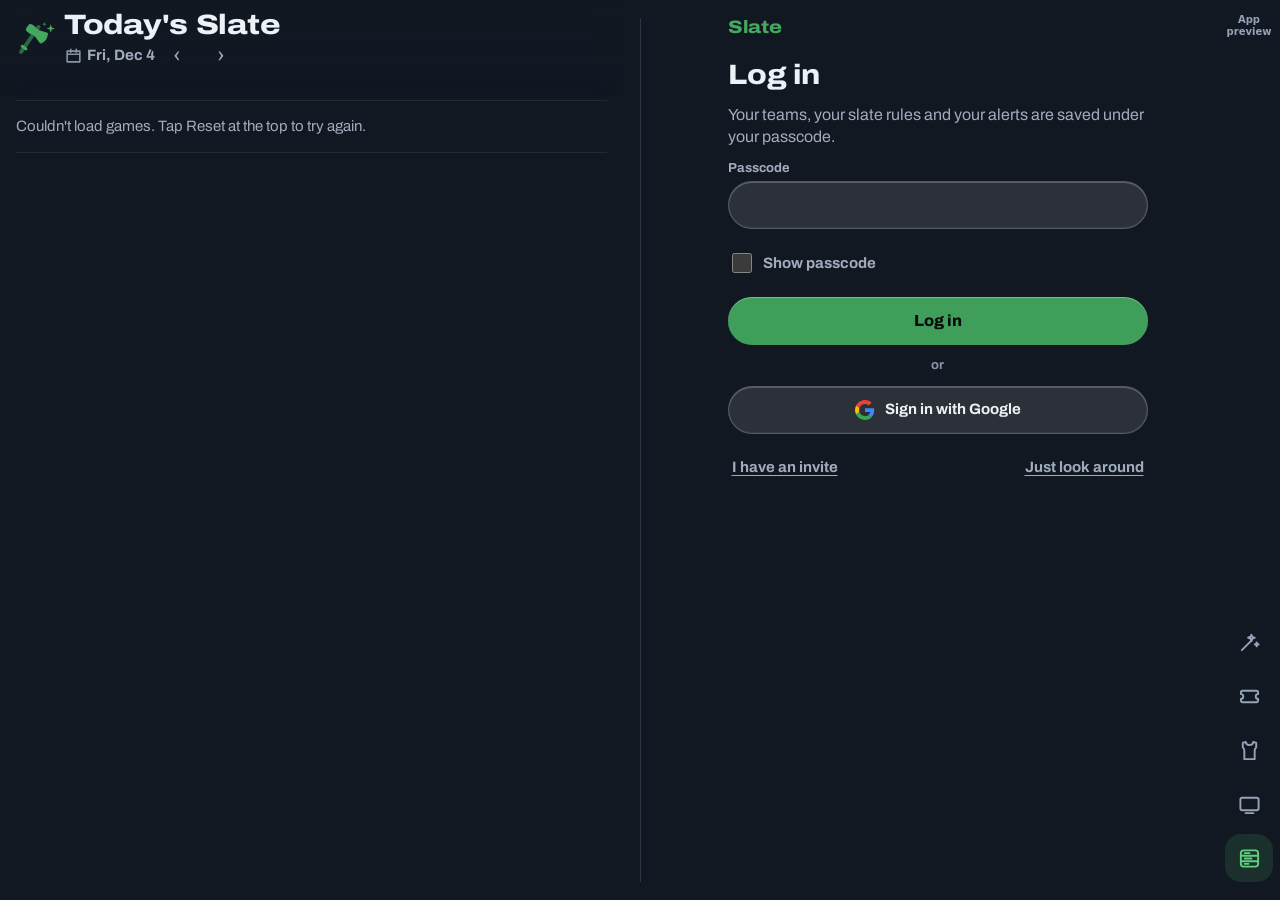
<file: app-preview.html>
<!DOCTYPE html>
<html lang="en">
<head>
<meta charset="utf-8">
<meta name="viewport" content="width=device-width, initial-scale=1, maximum-scale=1, user-scalable=no, viewport-fit=cover">
<meta name="theme-color" content="#121821">
<title>Slate app preview</title>
<style>
  /* A stand-in for the iPhone app on iPhone Duo: the real Slate page on the left, and the control strip
     the app puts in Apple's right-side bar. The buttons call the page the same way the app's buttons do. */
  :root { color-scheme: dark; --bg: #121821; --ink: #EAF0F7; --muted: #94A3B8; --sel: #5FD07C; }
  html, body { margin: 0; height: 100%; background: var(--bg); overflow: hidden; }
  .wrap { position: relative; height: 100dvh; }
  iframe { position: absolute; inset: 0; width: 100%; border: 0; height: 100%; background: var(--bg); }
  /* the strip floats over the page, which runs underneath it (the page keeps its content clear of the buttons) */
  .strip { position: absolute; top: 0; right: 0; bottom: 0; width: 62px; display: flex; flex-direction: column; justify-content: flex-end; align-items: center; gap: 6px;
    padding: max(10px, env(safe-area-inset-top)) max(6px, env(safe-area-inset-right)) max(18px, env(safe-area-inset-bottom)) 6px;
    background: transparent; box-sizing: border-box; }
  .strip button { width: 48px; height: 48px; border-radius: 16px; border: 0; background: transparent; color: var(--muted); display: grid; place-items: center; cursor: pointer; }
  .strip button[aria-current="page"] { color: var(--sel); background: rgba(95,208,124,.12); }
  .strip svg { width: 23px; height: 23px; }
  .tag { font: 600 10px/1.2 system-ui, -apple-system, sans-serif; color: var(--muted); text-align: center; margin-bottom: auto; padding-top: 4px; }
</style>
</head>
<body>
<div class="wrap">
  <iframe id="app" title="Slate" src="./?native=strip"></iframe>
  <nav class="strip" aria-label="App controls">
    <div class="tag">App<br>preview</div>
    <button type="button" data-go="lineup" aria-label="Slate"><svg viewBox="0 0 24 24" fill="none" stroke="currentColor" stroke-width="2" stroke-linecap="round" stroke-linejoin="round"><path d="M4 20 15 9M14 4l1 2.5L17.5 7 15 8l-1 2.5L13 8l-2.5-1L13 6zM19.5 12l.6 1.4 1.4.6-1.4.6-.6 1.4-.6-1.4-1.4-.6 1.4-.6z"/></svg></button>
    <button type="button" data-go="moments" aria-label="Box Office"><svg viewBox="0 0 24 24" fill="none" stroke="currentColor" stroke-width="2" stroke-linejoin="round"><path d="M3 8a2 2 0 0 1 2-2h14a2 2 0 0 1 2 2v1.5a2.5 2.5 0 0 0 0 5V16a2 2 0 0 1-2 2H5a2 2 0 0 1-2-2v-1.5a2.5 2.5 0 0 0 0-5z"/></svg></button>
    <button type="button" data-go="teams" aria-label="Teams"><svg viewBox="0 0 24 24" fill="none" stroke="currentColor" stroke-width="2" stroke-linejoin="round"><path d="M8 3c.3 2 1.9 3.4 4 3.4S15.7 5 16 3l3 1.1v4.6c-1 .9-1.6 2.2-1.6 3.6V21H6.6v-8.7C6.6 10.9 6 9.6 5 8.7V4.1z"/></svg></button>
    <button type="button" data-go="tv" aria-label="On TV"><svg viewBox="0 0 24 24" fill="none" stroke="currentColor" stroke-width="2" stroke-linejoin="round"><rect x="2.5" y="5" width="19" height="13" rx="2"/><path d="M8 21h8" stroke-linecap="round"/></svg></button>
    <button type="button" data-go="games" aria-label="All games"><svg viewBox="0 0 24 24" fill="none" stroke="currentColor" stroke-width="2" stroke-linecap="round" stroke-linejoin="round"><rect x="3" y="3.5" width="18" height="17" rx="3"/><path d="M3 9.2h18M3 14.8h18M7 6.4h5M7 12h7M7 17.6h4"/></svg></button>
  </nav>
</div>
<script>
  var frame = document.getElementById("app");
  // tell the page how wide the strip is, as the app does
  frame.addEventListener("load", function () { var n = 0, t = setInterval(function () { try { if (frame.contentWindow.SlateApp) { frame.contentWindow.SlateApp.setInset(62); clearInterval(t); } } catch (e) {} if (++n > 40) clearInterval(t); }, 250); });
  // carry a #pass= link through to the page inside
  if (location.hash) frame.src = "./?native=strip" + location.hash;
  document.querySelectorAll("[data-go]").forEach(function (b) {
    b.addEventListener("click", function () {
      light(b.getAttribute("data-go"));  // light it right away; the page's own report follows
      try { frame.contentWindow.SlateApp.go(b.getAttribute("data-go")); } catch (e) {}
    });
  });
  function light(v) { document.querySelectorAll("[data-go]").forEach(function (b) { if (b.getAttribute("data-go") === v) b.setAttribute("aria-current", "page"); else b.removeAttribute("aria-current"); }); }
  // the page reports where it is, like it does to the app: light up the matching button
  window.addEventListener("message", function (e) {
    if (e.origin !== location.origin || !e.data || !e.data.slate) return;
    var m = e.data.slate; if (m.t !== "state") return;
    var v = m.view === "team" ? "teams" : m.view;
    if (m.duo && m.view === "lineup") v = "lineup";
    light(v);
    document.documentElement.style.background = m.look === "light" ? "#F2F4F7" : m.look === "black" ? "#000" : "#121821";
  });
</script>
</body>
</html>
</file>
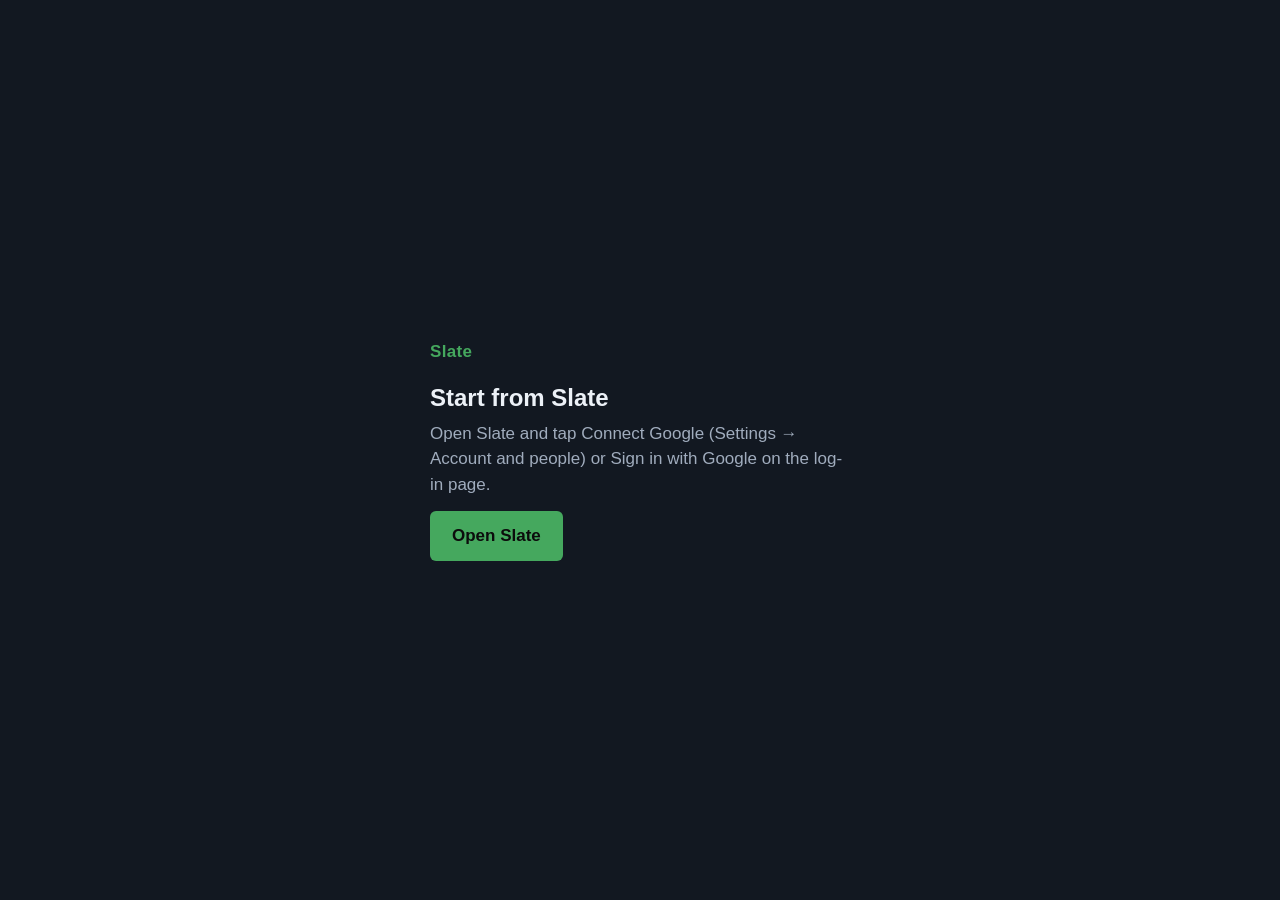
<file: google.html>
<!doctype html>
<html lang="en">
<head>
<meta charset="utf-8">
<meta name="viewport" content="width=device-width,initial-scale=1">
<meta name="referrer" content="no-referrer">
<title>Slate · Google</title>
<!-- Sign in with Google (3.95.0, worker/google.js). Slate opens this page in Safari (or a new tab) with a one-time
     ticket in the link: Google sign-in can't run inside the iPhone app. After Google, the server ties the Google
     account to the profile (Connect) or gives the phone that asked a key for its profile (Sign in); the app is
     checking every few seconds and picks it up by itself. -->
<style>
body { margin: 0; background: #121821; color: #ECF1F7; font: 17px/1.5 -apple-system, Helvetica, Arial, sans-serif; display: grid; place-items: center; min-height: 100vh; }
main { max-width: 420px; padding: 24px 16px; }
.mark { font-weight: 800; letter-spacing: .02em; color: #45A85E; margin-bottom: 18px; }
h1 { font-size: 24px; line-height: 1.25; margin: 0 0 8px; }
p { color: #A0ACBD; margin: 0 0 14px; }
p.err { color: #FF6B6B; }
button { font: inherit; font-weight: 700; border-radius: 6px; padding: 12px 22px; min-height: 44px; cursor: pointer; }
.g { display: inline-flex; align-items: center; gap: 10px; background: #FFFFFF; color: #1F1F1F; border: 1px solid #DADCE0; }
.g svg { width: 20px; height: 20px; }
.back { background: #45A85E; color: #0C0C0C; border: 0; }
button[disabled] { opacity: .6; }
</style>
</head>
<body>
<main>
  <div class="mark">Slate</div>
  <h1 id="h">One moment…</h1>
  <p id="p"></p>
  <p class="err" id="err" hidden></p>
  <div id="act"></div>
</main>
<script>window.SLATE_SELF = {url: "https://xpkzcdaawaqiqgwkkwst.supabase.co", key: "sb_publishable_G7sLoJ7ihWxKivYsmkxRJw_CgomPngZ"};</script>
<script src="supabase.js"></script>
<script>
(function () {
  var C = window.SLATE_SELF;
  var sb = window.supabase.createClient(C.url, C.key, { auth: { flowType: "pkce", persistSession: true, autoRefreshToken: false, detectSessionInUrl: false, storageKey: "slate-google-auth" } });
  function $(id) { return document.getElementById(id); }
  function say(h, p) { $("h").textContent = h; $("p").textContent = p || ""; $("p").hidden = !p; }
  function oops(m) { $("err").textContent = m; $("err").hidden = false; }
  function clearAct() { $("act").textContent = ""; }
  function post(op, body) {
    return fetch("/api/google/" + op, { method: "POST", headers: { "content-type": "application/json" }, body: JSON.stringify(body) })
      .then(function (r) { return r.json().catch(function () { return { error: "Something went wrong. Try again." }; }); }, function () { return { error: "No connection. Check your signal and try again." }; });
  }
  var t = "";
  try {
    var m = /[#&]t=([0-9a-f]{36})/.exec(location.hash);
    if (m) { sessionStorage.setItem("slate-gt", m[1]); if (/[#&]app=1/.test(location.hash)) sessionStorage.setItem("slate-gapp", "1"); else sessionStorage.removeItem("slate-gapp"); history.replaceState(null, "", location.pathname + location.search); }
    t = sessionStorage.getItem("slate-gt") || "";
  } catch (e) {}
  var q = new URLSearchParams(location.search);
  function backBtn(label) {
    var b = document.createElement("button"); b.className = "back"; b.type = "button"; b.textContent = label || "Back to Slate";
    b.addEventListener("click", function () { try { window.close(); } catch (e) {} setTimeout(function () { location.href = "/"; }, 300); });
    $("act").appendChild(b);
  }
  function googleBtn() {
    var b = document.createElement("button"); b.className = "g"; b.type = "button";
    b.innerHTML = '<svg viewBox="0 0 48 48" aria-hidden="true"><path fill="#EA4335" d="M24 9.5c3.5 0 6.6 1.2 9.1 3.6l6.8-6.8C35.8 2.4 30.3 0 24 0 14.6 0 6.6 5.4 2.7 13.3l7.9 6.1C12.5 13.6 17.8 9.5 24 9.5z"/><path fill="#4285F4" d="M46.1 24.5c0-1.6-.1-3.1-.4-4.5H24v9h12.4c-.5 2.9-2.2 5.3-4.6 6.9l7.4 5.7c4.3-4 6.9-9.9 6.9-17.1z"/><path fill="#FBBC05" d="M10.6 28.6c-.5-1.4-.8-3-.8-4.6s.3-3.2.8-4.6l-7.9-6.1C1 16.6 0 20.2 0 24s1 7.4 2.7 10.7l7.9-6.1z"/><path fill="#34A853" d="M24 48c6.5 0 11.9-2.1 15.9-5.8l-7.4-5.7c-2.1 1.4-4.8 2.2-8.5 2.2-6.2 0-11.5-4.1-13.4-9.8l-7.9 6.1C6.6 42.6 14.6 48 24 48z"/></svg><span>Continue with Google</span>';
    b.addEventListener("click", function () {
      b.disabled = true;
      sb.auth.signInWithOAuth({ provider: "google", options: { redirectTo: location.origin + "/google.html", queryParams: { prompt: "select_account" } } })
        .then(function (r) { if (r.error) { b.disabled = false; oops("Google didn't open. Try again."); } });
    });
    $("act").appendChild(b);
  }
  if (!t) { say("Start from Slate", "Open Slate and tap Connect Google (Settings → Account and people) or Sign in with Google on the log-in page."); backBtn("Open Slate"); return; }

  if (q.get("error")) {
    say("Google sign-in stopped", "Nothing changed in Slate.");
    oops(q.get("error_description") || "Google didn't finish. Try again.");
    history.replaceState(null, "", location.pathname); googleBtn(); return;
  }
  if (q.get("code")) {
    say("Checking with Google…", "");
    var code = q.get("code"); history.replaceState(null, "", location.pathname);
    sb.auth.exchangeCodeForSession(code).then(function (r) {
      var tok = r && r.data && r.data.session && r.data.session.access_token;
      if (!tok) { say("Google sign-in didn't finish", "Nothing changed in Slate."); oops("Try again."); googleBtn(); return; }
      return post("finish", { t: t, token: tok }).then(function (j) {
        sb.auth.signOut({ scope: "local" }).catch(function () {});
        clearAct();
        var inApp = false; try { inApp = sessionStorage.getItem("slate-gapp") === "1"; } catch (e) {}
        if (j.ok && inApp) {  // the app's sign-in sheet (3.114.0): this closes it; the app finishes the rest by itself
          try { sessionStorage.removeItem("slate-gt"); sessionStorage.removeItem("slate-gapp"); } catch (e) {}
          say(j.kind === "link" ? "Google is connected" : "You're signed in, " + (j.name || ""), "Going back to Slate…");
          setTimeout(function () { location.href = "slate-auth://done"; }, 400);
          return;
        }
        var gs = ""; try { gs = sessionStorage.getItem("slate-gs") || ""; } catch (e) {}
        if (j.ok && gs) {  // started on this website, in this tab: finish here and go back to Slate
          return post("poll", { t: t, s: gs }).then(function (r) {
            try { sessionStorage.removeItem("slate-gs"); sessionStorage.removeItem("slate-gt"); } catch (e) {}
            if (r.ok && r.kind === "signin" && r.pass) {
              try { localStorage.setItem("slate-pass", r.pass); localStorage.setItem("slate-user", r.id); localStorage.setItem("slate-user-name", r.name || ""); localStorage.setItem("slate-admin", r.admin ? "1" : ""); localStorage.removeItem("slate-view-only"); } catch (e) {}
              say("You're signed in, " + (r.name || ""), "Opening Slate…");
            } else if (r.ok) { say("Google is connected", "Going back to Slate…"); try { sessionStorage.setItem("slate-google-done", r.email || "1"); } catch (e) {} }
            else { say("That didn't work", "Nothing changed in Slate."); oops(r.error || "Try again."); backBtn(); return; }
            setTimeout(function () { location.replace("/"); }, 900);
          });
        }
        if (j.ok && j.kind === "link") { say("Google is connected", "Your Slate profile (" + (j.name || "") + ") now opens with " + (j.email || "this Google account") + ". Your teams, rules, favorites and alerts are unchanged. Go back to Slate to see it."); try { sessionStorage.removeItem("slate-gt"); } catch (e) {} backBtn(); }
        else if (j.ok) { say("You're signed in, " + (j.name || ""), "Go back to Slate. It opens your profile in a few seconds."); try { sessionStorage.removeItem("slate-gt"); } catch (e) {} backBtn(); }
        else { say("That didn't work", "Nothing changed in Slate."); oops(j.error || "Try again."); }
      });
    });
    return;
  }
  post("peek", { t: t }).then(function (j) {
    if (j.error) { say("This link ran out", "Go back to Slate and start again."); oops(j.error); backBtn(); return; }
    if (j.kind === "link") say("Connect Google to " + j.name + "'s Slate profile", "Your teams, rules, favorites and alerts stay exactly as they are. Afterwards you can open Slate on any phone with Google instead of a passcode.");
    else say("Sign in to Slate with Google", "Use the Google account you connected in Slate. Only continue if you just tapped Sign in with Google in Slate yourself.");
    googleBtn();
    var app = false; try { app = sessionStorage.getItem("slate-gapp") === "1"; } catch (e) {}
    if (app && !q.get("error")) { var gb = document.querySelector("button.g"); if (gb) gb.click(); }  // opened by the app's own sheet: straight to Google
  });
})();
</script>
</body>
</html>
</file>
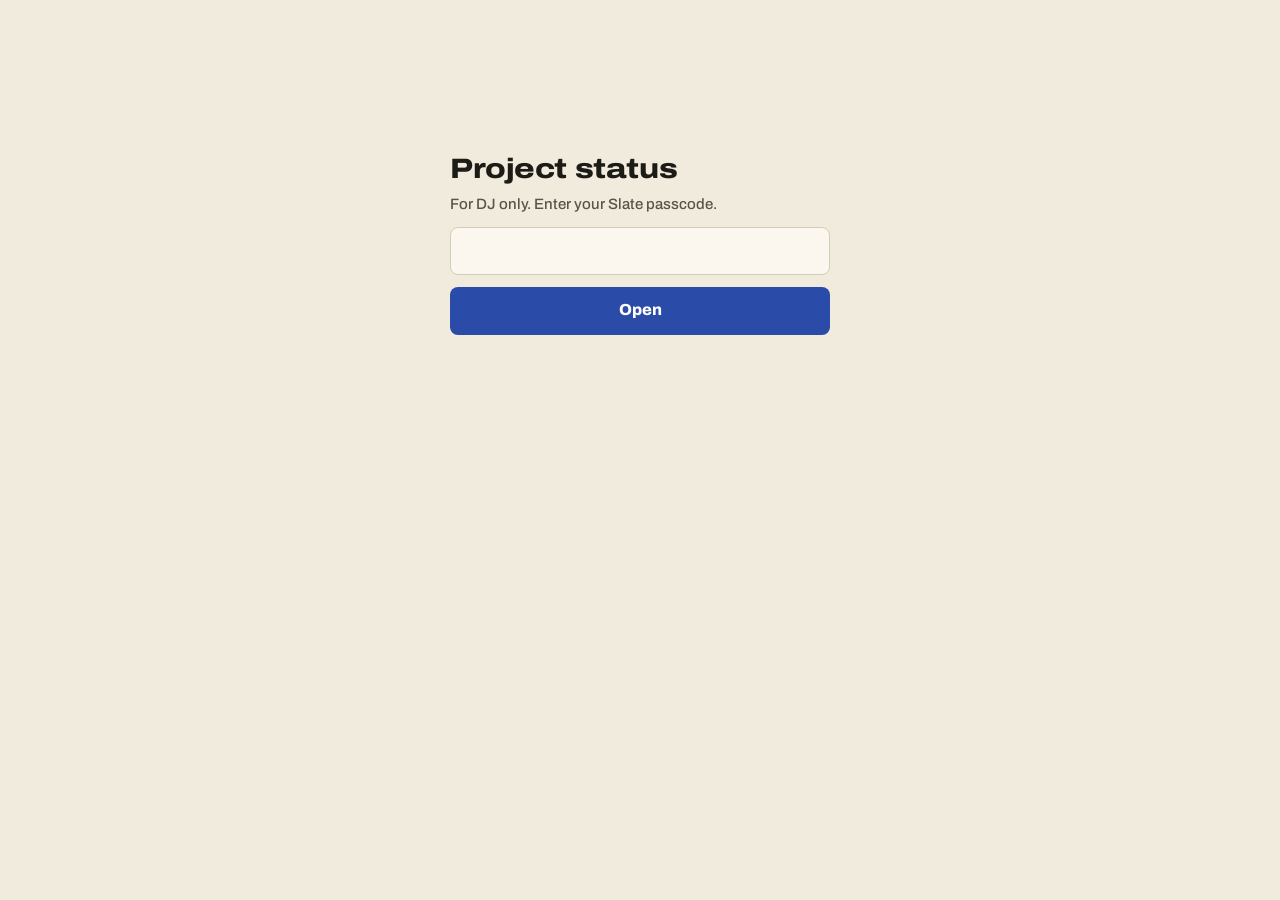
<file: status.html>
<!doctype html>
<html lang="en">
<head>
<meta charset="utf-8">
<meta name="viewport" content="width=device-width, initial-scale=1, viewport-fit=cover">
<meta name="robots" content="noindex, nofollow">
<meta name="theme-color" content="#121821">
<title>Project status</title>
<link rel="icon" href="icon.png">
<link rel="preconnect" href="https://fonts.googleapis.com">
<link rel="preconnect" href="https://fonts.gstatic.com" crossorigin>
<link rel="stylesheet" href="https://fonts.googleapis.com/css2?family=Archivo:wdth,wght@62..125,700;62..125,800&display=swap">
<script>
// Slate's theme and accent, when this browser has them from the app; otherwise the browser's light or dark
(function () { try {
  var A = { green: ["#45A85E", "#3E9E5A", "#24603A", "#0C0C0C"], teal: ["#3CCFBE", "#26B3A3", "#156A60", "#06201C"], sky: ["#5CB8F5", "#3AA2E8", "#1C5F8F", "#06192A"], coral: ["#FF8A70", "#F2704F", "#93402A", "#1E0C06"], gold: ["#E9B949", "#DCA72E", "#7A5A12", "#1A1203"], silver: ["#C9D3DF", "#B8C3D1", "#4F5B6B", "#11161D"], navy: ["#8FA8FF", "#2A4BA8", "#1F3A8A", "#FFFFFF"] };
  var st = null;
  Object.keys(localStorage).forEach(function (k) { if (/^slate-doc:.*\/settings$/.test(k)) { try { var d = JSON.parse(localStorage.getItem(k)); if (d && d.look) st = d; } catch (e) {} } });
  if (!st) return;
  var light = st.look === "paper", r = document.documentElement, a = A[st.accent];
  r.setAttribute("data-theme", light ? "light" : "dark");
  if (a) { r.style.setProperty("--accent", light ? a[2] : a[0]); r.style.setProperty("--accent-fill", a[1]); r.style.setProperty("--on-accent", a[3]); }
} catch (e) {} })();
</script>
<!-- DJ's live project dashboard (docs/pages/status.md). Its own page: it shares nothing with the app but the passcode on this phone. -->
<style>
/* Slate's own look (docs/DESIGN.md): navy night base or Sunday Paper, Archivo at different widths, small sharp corners,
   hairlines between rows, red = live, accent = yours. Sentence case everywhere. The theme and accent follow Slate's
   setting on this browser when there is one, else the browser's light or dark. */
:root {
  --bg: #121821; --card: #1A2230; --raise: #232D3C; --line: #2B3647; --hair: rgba(148,163,184,.13);
  --ink: #ECF1F7; --muted: #A0ACBD; --dim: #8794A8; --head: #CAD3DF;
  --accent: #45A85E; --accent-fill: #3E9E5A; --on-accent: #0C0C0C; --live: #FF5B4E; --shadow: rgba(0,0,0,.5);
  --font: "Archivo", -apple-system, BlinkMacSystemFont, "SF Pro Text", system-ui, "Helvetica Neue", Arial, sans-serif;
  color-scheme: dark;
}
@media (prefers-color-scheme: light) { :root:not([data-theme]) {
  --bg: #F1EBDD; --card: #FBF7EE; --raise: #EAE2D0; --line: #D6CCB6; --hair: rgba(60,50,30,.16);
  --ink: #1D1B16; --muted: #5A5447; --dim: #6A6456; --head: #3A362D;
  --accent: #1F3A8A; --accent-fill: #2A4BA8; --on-accent: #FFFFFF; --live: #D92D20; --shadow: rgba(40,30,10,.25); color-scheme: light; } }
:root[data-theme="light"] {
  --bg: #F1EBDD; --card: #FBF7EE; --raise: #EAE2D0; --line: #D6CCB6; --hair: rgba(60,50,30,.16);
  --ink: #1D1B16; --muted: #5A5447; --dim: #6A6456; --head: #3A362D;
  --accent: #1F3A8A; --accent-fill: #2A4BA8; --on-accent: #FFFFFF; --live: #D92D20; --shadow: rgba(40,30,10,.25); color-scheme: light; }

* { box-sizing: border-box; -webkit-tap-highlight-color: transparent; }
html, body { margin: 0; }
body { background: var(--bg); color: var(--ink); font-family: var(--font); font-weight: 700; font-size: 16px; line-height: 1.3;
  font-variant-numeric: tabular-nums; -webkit-text-size-adjust: 100%; }
img { max-width: 100%; }
[hidden] { display: none !important; }
button { font: inherit; color: inherit; background: none; border: 0; padding: 0; cursor: pointer; }
:focus-visible { outline: 2px solid var(--accent); outline-offset: 2px; }
.wrap { max-width: 1480px; margin: 0 auto; padding-top: calc(env(safe-area-inset-top, 0px) + 10px); padding-bottom: calc(env(safe-area-inset-bottom, 0px) + 40px);
  padding-left: max(16px, env(safe-area-inset-left, 0px)); padding-right: max(16px, env(safe-area-inset-right, 0px)); }

/* header: the Slate mark level with the page name, the day under it, then the hairline (060-header.css) */
.top { display: grid; grid-template-columns: auto minmax(0, 1fr) auto; column-gap: 12px; align-items: center; padding-bottom: 10px; border-bottom: 1px solid var(--hair); }
.top .brand { width: 42px; height: 42px; color: var(--accent); margin: 0 -4px 0 -2px; }
h1 { margin: 0; font-size: clamp(22px, 6.6vw, 28px); font-weight: 800; font-stretch: 118%; letter-spacing: -.015em; line-height: 1.05; overflow-wrap: anywhere; }
.asof { font-size: 15px; color: var(--muted); margin-top: 2px; }
.livepill { display: inline-flex; align-items: center; gap: 6px; height: 30px; padding: 0 12px; border-radius: 999px; background: var(--card); border: 1px solid var(--hair); font-size: 13px; font-weight: 800; color: var(--head); }
.dot { width: 7px; height: 7px; border-radius: 50%; background: var(--live); flex: none; }
.livepill.off .dot { background: var(--dim); animation: none; }
.pulse { animation: pulse 1.6s ease-in-out infinite; }
@keyframes pulse { 50% { opacity: .35; } }
@media (prefers-reduced-motion: reduce) { .pulse { animation: none !important; } .ghost { transition: none !important; } }

/* the six numbers */
.tiles { display: grid; grid-template-columns: repeat(2, minmax(0, 1fr)); gap: 8px; margin-top: 12px; }
@media (min-width: 560px) { .tiles { grid-template-columns: repeat(3, minmax(0, 1fr)); } }
@media (min-width: 1000px) { .tiles { grid-template-columns: repeat(6, minmax(0, 1fr)); } }
.tile { background: var(--card); border-radius: 8px; padding: 10px 12px; min-width: 0; }
.tile .k { font-size: 13px; color: var(--muted); }
.tile .v { font-size: 30px; font-weight: 800; font-stretch: 66%; line-height: 1.05; margin-top: 2px; }
.tile .v small { font-size: 18px; color: var(--muted); font-weight: 800; }
.tile .s { font-size: 13px; color: var(--dim); margin-top: 1px; overflow-wrap: anywhere; }
.tile.hot .v { color: var(--live); }
.tile.you .v { color: var(--accent); }

/* the grid: a full-width row on top, then columns. A card stays in the spot it was dropped in. */
.grid { margin-top: 12px; }
.zone { display: flex; flex-direction: column; gap: 12px; min-width: 0; }
.zone[data-zone="top"] { margin-bottom: 12px; }
.zcols { display: grid; gap: 12px; grid-template-columns: minmax(0, 1fr); align-items: start; }
.grid.c2 .zcols { grid-template-columns: repeat(2, minmax(0, 1fr)); }
.grid.c3 .zcols { grid-template-columns: repeat(3, minmax(0, 1fr)); }
.grid.c2 .zone[data-zone="top"], .grid.c3 .zone[data-zone="top"] { flex-direction: row; align-items: flex-start; }
.grid.c2 .zone[data-zone="top"] > section, .grid.c3 .zone[data-zone="top"] > section { flex: 1 1 0; }
.zone:empty { display: none; }
/* arranging (while a card is being dragged): every card shrinks to its title bar so the whole layout fits on screen,
   each column and the wide row is one big outlined drop area, and the accent slot is where the card will land */
.grid.dragon .zone { display: flex; min-height: 132px; outline: 2px dashed var(--line); outline-offset: 4px; border-radius: 8px; position: relative; }
.grid.dragon .zcols { align-items: stretch; }
.grid.dragon .zone[data-zone="top"] { min-height: 52px; margin-bottom: 20px; }
.grid.c1.dragon .zone[data-zone="top"] { display: none; }
.grid.dragon .zone.over { outline-color: var(--accent); background: color-mix(in srgb, var(--accent) 14%, transparent); }
.grid.dragon .zone:empty::before { content: "Drop here"; margin: auto; color: var(--dim); font-size: 13px; font-weight: 700; }
.grid.dragon .zone[data-zone="top"]:empty::before { content: "Wide row: drop here for a full-width card"; }
.grid.dragon .zone > section { padding-bottom: 0; flex: none; }
.grid.c2.dragon .zone[data-zone="top"] > section, .grid.c3.dragon .zone[data-zone="top"] > section { flex: 1 1 0; }
.grid.dragon .zone > section > :not(h2), .ghost > :not(h2) { display: none !important; }
.grid.dragon .cbtn, .ghost .cbtn { display: none; }
.zone > section.landed { animation: landed .9s ease-out; }
@keyframes landed { from { box-shadow: 0 0 0 2px var(--accent); } to { box-shadow: 0 0 0 2px transparent; } }
@media (prefers-reduced-motion: reduce) { .zone > section.landed { animation: none; } }

.zone > section, .ghost { background: var(--card); border-radius: 8px; padding: 0 12px 10px; min-width: 0; }
.zone > section.folded { padding-bottom: 0; }
.zone > section.folded > :not(h2) { display: none !important; }
.zone > section.ph { background: color-mix(in srgb, var(--accent) 14%, transparent); box-shadow: inset 0 0 0 2px var(--accent); }
.zone > section.ph > * { visibility: hidden; }
.ghost { position: fixed; z-index: 50; pointer-events: none; margin: 0; padding-bottom: 0; box-shadow: 0 14px 34px var(--shadow), 0 0 0 1px var(--hair); transform: scale(1.02) rotate(.4deg); opacity: .96; overflow: hidden; }
body.dragging { user-select: none; -webkit-user-select: none; cursor: grabbing; }
section > h2 { margin: 0; min-height: 48px; display: flex; align-items: center; gap: 6px; font-size: 16px; font-weight: 800; font-stretch: 112%; color: var(--ink); letter-spacing: .005em; }
section > h2 .ct { line-height: 1.15; padding: 6px 0; overflow-wrap: break-word; min-width: 0; }
section > h2 .n { font-size: 13px; font-weight: 700; font-stretch: 100%; color: var(--dim); white-space: nowrap; margin-left: 2px; }
section > h2 .sp { flex: 1; }
.grip { width: 40px; height: 48px; margin-left: -12px; display: grid; place-items: center; color: var(--dim); cursor: grab; touch-action: none; flex: none; }
.grip svg { width: 14px; height: 18px; }
.cbtn { width: 40px; height: 44px; display: grid; place-items: center; color: var(--dim); flex: none; }
.cbtn:last-of-type { margin-right: -10px; }
@media (hover: hover) and (pointer: fine) { section > h2 { cursor: grab; } section > h2 .cbtn { cursor: pointer; } }
section { position: relative; }
.mv { position: absolute; z-index: 20; right: 8px; top: 46px; background: var(--raise); border-radius: 8px; padding: 6px; box-shadow: 0 10px 28px var(--shadow), 0 0 0 1px var(--hair); display: grid; grid-template-columns: 1fr 1fr; gap: 6px; width: 232px; }
.mv button { min-height: 44px; border-radius: 4px; background: var(--card); color: var(--ink); font-size: 14px; font-weight: 700; padding: 0 8px; }
.mv button.wide { grid-column: 1 / -1; }
.mv button:disabled { opacity: .35; }
.zone > section.folded > .mv { display: grid !important; }
.cbtn svg { width: 15px; height: 15px; transition: transform .15s ease; }
.folded .cbtn.fold svg { transform: rotate(-90deg); }

/* rows and status tags (.bug) */
.row { display: flex; align-items: center; gap: 8px; padding: 10px 0; border-top: 1px solid var(--hair); min-width: 0; min-height: 44px; }
.row .main { flex: 1; min-width: 0; }
.row .ti { font-size: 16px; font-weight: 800; line-height: 1.25; overflow-wrap: anywhere; }
.row .sub { font-size: 13px; color: var(--dim); margin-top: 1px; overflow-wrap: anywhere; }
.meta { font-size: 13px; color: var(--dim); margin-top: 4px; display: flex; gap: 6px; align-items: center; flex-wrap: wrap; }
.row .meta { min-width: 0; }
.chip { display: inline-block; font-size: 12px; font-weight: 800; font-stretch: 88%; padding: 3px 7px 2px; border-radius: 4px; background: var(--raise); color: var(--ink); white-space: nowrap; flex: none; }
.chip.you { background: var(--accent-fill); color: var(--on-accent); }
.chip.live { background: var(--live); color: #fff; }
.chip.idea { background: color-mix(in srgb, var(--accent) 16%, var(--card)); color: var(--accent); }
.chip.out { background: transparent; color: var(--muted); box-shadow: inset 0 0 0 1px var(--line); }
.empty { font-size: 15px; color: var(--muted); padding: 10px 0; border-top: 1px solid var(--hair); }
.more { min-height: 44px; font-size: 15px; font-weight: 800; color: var(--accent); }

/* shipped today */
.chart { background: var(--raise); border-radius: 8px; padding: 10px 12px 6px; margin-bottom: 4px; }
.chart svg { display: block; width: 100%; height: 64px; }
.chart .axis { display: flex; justify-content: space-between; font-size: 11px; color: var(--dim); font-stretch: 78%; margin-top: 2px; }
.rel { border-top: 0; border-bottom: 1px solid var(--hair); }
.rel:last-of-type { border-bottom: 0; }
.rel .ver { font-size: 18px; font-weight: 800; font-stretch: 66%; width: 50px; flex: none; }
.rel .ti { white-space: normal; }
.rel .tm { font-size: 13px; color: var(--dim); font-stretch: 78%; width: 54px; flex: none; text-align: right; }

/* feedback */
.fbbar { padding: 0 0 10px; }
.seg { display: inline-grid; grid-auto-flow: column; grid-auto-columns: 1fr; gap: 4px; padding: 4px; border-radius: 8px; background: var(--raise); }
.seg button { height: 38px; padding: 0 14px; border-radius: 8px; font-size: 15px; font-weight: 700; color: var(--muted); }
.seg button[aria-pressed="true"] { background: var(--ink); color: var(--bg); }
#feedback { display: grid; grid-template-columns: repeat(auto-fill, minmax(min(100%, 300px), 1fr)); gap: 8px; }
.fb { display: flex; gap: 10px; background: var(--raise); border-radius: 8px; padding: 12px; min-width: 0; cursor: pointer; align-items: flex-start; }
.fb.fresh { box-shadow: inset 0 0 0 1.5px var(--accent); }
.fb .main { flex: 1; min-width: 0; }
.fb .q { font-size: 17px; font-weight: 800; line-height: 1.25; display: -webkit-box; -webkit-line-clamp: 3; -webkit-box-orient: vertical; overflow: hidden; overflow-wrap: anywhere; }
.fb.open .q { -webkit-line-clamp: unset; display: block; }
.fb .mo { display: none; font-size: 14px; font-weight: 800; color: var(--accent); padding: 4px 0 2px; }
.fb.long .mo { display: block; }

/* your list */
.yl-h { font-size: 13px; font-weight: 800; color: var(--muted); padding: 10px 0 4px; border-top: 1px solid var(--hair); display: flex; gap: 6px; align-items: baseline; }
.yl-h b { color: var(--dim); font-weight: 700; }
.yl { display: flex; gap: 8px; align-items: flex-start; padding: 6px 0; min-width: 0; }
.yl .main { flex: 1; min-width: 0; padding-top: 3px; }
.yl .ti { font-size: 16px; font-weight: 800; line-height: 1.25; overflow-wrap: anywhere; }
.yl .note { font-size: 13px; color: var(--dim); margin-top: 2px; overflow-wrap: anywhere; }
.yl .ck { width: 44px; height: 44px; margin: -6px -8px -6px -10px; flex: none; display: grid; place-items: center; }
.yl .ck i { width: 22px; height: 22px; border-radius: 4px; box-shadow: inset 0 0 0 2px var(--dim); display: grid; place-items: center; color: var(--on-accent); font-style: normal; font-size: 15px; font-weight: 800; line-height: 1; }
.yl.done .ck i { background: var(--accent-fill); box-shadow: none; }
.yl.done .ti { color: var(--dim); font-weight: 700; }
.yl .acts { display: flex; gap: 6px; flex-wrap: wrap; margin-top: 6px; }
.yl .acts button { min-height: 36px; padding: 0 10px; border-radius: 4px; background: var(--raise); color: var(--ink); font-size: 13px; font-weight: 800; }
.yl .acts button.on { background: var(--accent-fill); color: var(--on-accent); }
.yl .acts button.on.work { background: var(--live); color: #fff; }
.yl .why { display: flex; gap: 6px; margin-top: 6px; }
.yl .why input { flex: 1; min-width: 0; height: 40px; border-radius: 4px; border: 1px solid var(--line); background: var(--bg); color: var(--ink); font: inherit; font-size: 15px; padding: 0 10px; }
.yl .why button { height: 40px; padding: 0 12px; border-radius: 4px; background: var(--accent-fill); color: var(--on-accent); font-size: 14px; font-weight: 800; }
.yl-err { font-size: 13px; color: var(--live); padding: 4px 0; }
.fb.isdone .q { color: var(--muted); }
.fb .chip:not(.live):not(.idea) { background: var(--card); }
.fb .meta .nw { width: 7px; height: 7px; border-radius: 50%; background: var(--accent); }
.fb .dev { font-size: 13px; color: var(--dim); margin-top: 4px; display: none; }
.fb.open .dev { display: block; }
.thumb { width: 52px; height: 72px; border-radius: 4px; background: var(--card); flex: none; overflow: hidden; display: grid; place-items: center; color: var(--dim); font-size: 11px; }
.thumb img { width: 100%; height: 100%; object-fit: cover; object-position: top; display: block; }
.fb.open .thumb { width: 120px; height: auto; max-height: 260px; }
.fb.open .thumb img { height: auto; }
.tgl { display: none; margin-top: 10px; min-height: 44px; padding: 0 14px; border-radius: 8px; border: 1.5px solid var(--line); color: var(--ink); font-size: 15px; font-weight: 800; }
.fb.open .tgl { display: inline-block; }
#feedback .empty { grid-column: 1 / -1; border-top: 0; padding-top: 0; }

/* pages, people, the jobs */
.pages { display: grid; grid-template-columns: repeat(auto-fill, minmax(132px, 1fr)); gap: 6px; }
.pg { background: var(--raise); border-radius: 8px; padding: 8px 10px; min-width: 0; min-height: 54px; display: flex; flex-direction: column; justify-content: space-between; gap: 4px; }
.pg .nm { font-size: 15px; font-weight: 800; line-height: 1.2; overflow-wrap: anywhere; }
.pg .st { font-size: 13px; color: var(--dim); display: flex; align-items: center; gap: 5px; flex-wrap: wrap; }
.pg.busy { box-shadow: inset 0 0 0 1px color-mix(in srgb, var(--live) 55%, transparent); }
.pg .st .ok { color: var(--accent); }
.ops { display: flex; flex-wrap: wrap; gap: 6px; }
.op { background: var(--raise); border-radius: 8px; padding: 8px 10px; font-size: 15px; font-weight: 800; }
.op span { display: block; font-size: 13px; color: var(--dim); font-weight: 700; margin-top: 1px; }
.person { padding: 10px 0; border-top: 1px solid var(--hair); display: flex; gap: 12px; align-items: center; min-width: 0; }
.person .main { flex: 1; min-width: 0; }
.person .nm { font-size: 16px; font-weight: 800; display: flex; align-items: center; gap: 8px; flex-wrap: wrap; }
.person .nums { font-size: 13px; color: var(--muted); margin-top: 4px; }
.person .nums b { color: var(--ink); font-weight: 800; font-stretch: 66%; font-size: 18px; }
.person .pgs { display: flex; gap: 4px; flex-wrap: wrap; margin-top: 6px; }
.spark { flex: none; width: 76px; }
.spark svg { display: block; width: 76px; height: 34px; }
.spark div { font-size: 11px; color: var(--dim); text-align: center; font-stretch: 78%; margin-top: 2px; }

.closed { display: flex; flex-wrap: wrap; gap: 6px; align-items: center; margin-top: 12px; font-size: 13px; color: var(--dim); }
.closed button { min-height: 44px; padding: 0 12px; border-radius: 8px; background: var(--card); color: var(--ink); font-size: 15px; font-weight: 800; }
.closed button.reset { background: none; color: var(--accent); }

.gate { max-width: 380px; margin: 16vh auto 0; display: flex; flex-direction: column; gap: 12px; }
.gate h1 { white-space: normal; }
.gate p { margin: 0; color: var(--muted); font-size: 15px; }
.gate input { height: 48px; border-radius: 8px; border: 1.5px solid var(--line); background: var(--card); color: var(--ink); font: inherit; font-size: 16px; padding: 0 12px; }
.gate button { height: 48px; border-radius: 8px; background: var(--accent-fill); color: var(--on-accent); font-weight: 800; }
.gate .err { color: var(--live); min-height: 18px; font-size: 13px; }

/* ---- type scale (DJ, Nov 16: "too difficult to just look at the dashboard and see what I want to see").
   Three roles only. Numbers: big, condensed, heavy. Titles: heavy, full ink. Details: regular weight, muted, 14px.
   Everything else was competing because the whole page was bold. Keep new text inside one of these three. */
body { font-weight: 500; }
.tile { padding: 14px 14px 12px; }
.tile .k { font-size: 14px; font-weight: 700; color: var(--muted); }
.tile .v { font-size: 42px; font-weight: 800; line-height: 1; margin-top: 6px; }
.tile .v small { font-size: 20px; }
.tile .s { font-size: 14px; font-weight: 500; color: var(--muted); margin-top: 4px; }
.zone, .zcols { gap: 16px; } .zone[data-zone="top"] { margin-bottom: 16px; } .grid { margin-top: 16px; } .tiles { gap: 10px; }
.zone > section, .ghost { padding: 4px 16px 14px; }
section > h2 { font-size: 20px; min-height: 52px; }
@media (max-width: 480px) { section > h2 { font-size: 18px; } .cbtn { width: 36px; } }
section > h2 .n { font-size: 20px; font-weight: 800; font-stretch: 66%; color: var(--accent); margin-left: 6px; }
.row { padding: 12px 0; }
.row .ti, .yl .ti, .pg .nm, .op { font-size: 17px; font-weight: 800; }
.row .sub, .meta, .yl .note, .pg .st, .op span, .fb .dev, .person .nums, .rel .tm, .empty { font-size: 14px; font-weight: 500; color: var(--muted); }
.chip { font-size: 12px; font-weight: 700; }
.fb { padding: 14px; } .fb .q { font-size: 18px; }
.rel .ver { font-size: 22px; width: 58px; }
.person { padding: 14px 0; } .person .nm { font-size: 18px; }
.person .nums b { font-size: 26px; }
.yl-h { font-size: 14px; font-weight: 800; color: var(--head); padding: 14px 0 6px; }
.yl-h b { color: var(--accent); font-weight: 800; }
.yl { padding: 8px 0; }
.pg { padding: 10px 12px; } .pages { gap: 8px; grid-template-columns: repeat(auto-fill, minmax(148px, 1fr)); }
.asof { font-size: 14px; font-weight: 500; }

/* live status: says when it last heard from the server, and turns into a warning when updates stop */
.livepill { height: auto; min-height: 34px; padding: 4px 12px; font-size: 14px; font-weight: 800; color: var(--ink); text-align: left; line-height: 1.2; }
.livepill small { display: block; font-size: 12px; font-weight: 500; color: var(--muted); }
.livepill.off { border-color: var(--live); color: var(--live); }
.livepill.off small { color: var(--ink); }
.chip.behind { background: transparent; color: var(--live); box-shadow: inset 0 0 0 1px var(--live); }
.person .vers { display: flex; gap: 6px; flex-wrap: wrap; margin-top: 6px; }
</style>
</head>
<body>
<div class="wrap"><div id="app" hidden>
  <header class="top">
    <svg class="brand" viewBox="0 0 24 24" aria-hidden="true"><g transform="translate(-1.8 .3) rotate(35 12 12)" stroke="currentColor" stroke-linecap="round" stroke-linejoin="round"><path d="M11 3.9V21.3" fill="none" stroke-width="2.2" opacity=".55"/><path d="M9.7 18.3h2.6" fill="none" stroke-width="1.7"/><path transform="translate(11 7.4) scale(.88) translate(-11 -7.4)" d="M6.8 5.6H9.2v.4H13l4.8-1.7q1.7 3.1 0 6.2L13 8.8H9.2v.4H6.8a.8.8 0 0 1-.8-.8V6.4a.8.8 0 0 1 .8-.8z" fill="currentColor" stroke-width="2.1"/></g><path d="M21 3.6l.62 1.78 1.78.62-1.78.62-.62 1.78-.62-1.78-1.78-.62 1.78-.62z" fill="currentColor"/><path d="M17.3 2.3l.3.9.9.3-.9.3-.3.9-.3-.9-.9-.3.9-.3z" fill="currentColor" opacity=".8"/></svg>
    <div><h1>Project status</h1><div class="asof" id="asof">Loading…</div></div>
    <span class="livepill" id="live" role="status"><span class="dot pulse"></span><span><span id="live-l">Live</span><small id="live-t"></small></span></span>
  </header>

  <div class="tiles" id="tiles"></div>

  <div class="grid" id="grid"><div class="zone" data-zone="top"></div><div class="zcols" id="zcols"></div></div>
  <div id="cards" hidden>
      <section data-card="feedback"><h2>Feedback <span class="n" id="fb-n"></span></h2>
        <div class="fbbar"><span class="seg" role="group" aria-label="Filter feedback" id="fb-seg">
            <button type="button" data-k="open" aria-pressed="true">Open</button>
            <button type="button" data-k="done" aria-pressed="false">Addressed</button>
            <button type="button" data-k="all" aria-pressed="false">All</button>
          </span></div>
        <div id="feedback"><div class="empty">Loading feedback…</div></div>
      </section>
      <section data-card="waiting"><h2>Your list <span class="n" id="wait-n"></span></h2><div id="waiting"></div></section>
      <section data-card="people"><h2>People <span class="n" id="ppl-n"></span></h2><div id="people"><div class="empty">Loading…</div></div></section>
      <section data-card="working"><h2>Working now <span class="n" id="work-n"></span></h2><div id="working"></div></section>
      <section data-card="shipped">
        <h2>Shipped today <span class="n" id="rel-n"></span></h2>
        <div class="chart"><svg id="bars" viewBox="0 0 240 64" preserveAspectRatio="none" role="img" aria-label="Releases per hour today"></svg>
          <div class="axis"><span>12a</span><span>6a</span><span>12p</span><span>6p</span><span>12a</span></div></div>
        <div id="releases"></div>
      </section>
      <section data-card="pages"><h2>Pages</h2><div class="pages" id="pages"></div></section>
      <section data-card="ops"><h2>Runs on its own</h2>
        <div class="ops">
          <div class="op">Feedback report<span>Daily 7:38 AM</span></div>
          <div class="op">Morning email<span>Each person's time</span></div>
          <div class="op">Scores and slates<span>Every 10 min</span></div>
          <div class="op">Alerts<span>Every minute</span></div>
        </div>
      </section>
  </div>
  <div class="closed" id="closed" hidden></div>
</div>
</div>
<script>
var TZ = "America/Chicago", REPO = "djvillhard-lab/Slate";
var D = { web: "", build: "", buildWith: "", releases: [], hours: [], sheet: [], pages: [], list: { reminders: [], ideas: [] }, marks: {}, all: [], feedback: null, asOf: null };
var fbFilter = "open", relAll = false, shotUrls = {}, commitTimes = {}, commitEtag = "", openFb = {}, seenAt = "";
try { seenAt = localStorage.getItem("slate-status-seen") || ""; } catch (e) {}
var PAGES = [
  ["Today's Slate", "suggestions.md", ["170-slate", "050-slate", "180-worth", "190-rules", "185-thumbs"]],
  ["Betting lines", "best-bets.md", ["175-best"]], ["Matchup", "game.md", ["140-game", "150-game-row", "110-box"]],
  ["Live feed", "live-feed.md", ["145-live", "146-live"]], ["All games", "all-games.md", ["160-all"]],
  ["Teams", null, ["130-teams"]], ["Box Office", null, ["120-box-office"]], ["News", "news.md", ["200-news"]],
  ["On TV", null, ["210-tv"]], ["Notifications", "notifications.md", ["220-notif", "alerts.js", "Notifications"]],
  ["Settings", "settings.md", ["230-settings"]], ["Sign-up", "welcome.md", ["232-welcome", "signup"]],
  ["Morning email", "morning-email.md", ["235-morning", "morning-email"]], ["Feedback", "feedback.md", ["225-feedback", "feedback.js"]],
  ["Team logos", "team-logos.md", ["045-team-logos"]], ["Menu and logo", "menu.md", ["menu", "logo"]]
];

function $(id) { return document.getElementById(id); }
function el(tag, cls, text) { var e = document.createElement(tag); if (cls) e.className = cls; if (text != null) e.textContent = text; return e; }
function tm(iso) { try { return new Date(iso).toLocaleTimeString("en-US", { timeZone: TZ, hour: "numeric", minute: "2-digit" }); } catch (e) { return ""; } }
function ago(iso) {
  var m = Math.round((Date.now() - new Date(iso).getTime()) / 60000);
  if (m < 1) return "just now"; if (m < 60) return m + "m ago";
  var h = Math.round(m / 60); if (h < 24) return h + "h ago";
  return new Date(iso).toLocaleDateString("en-US", { timeZone: TZ, month: "short", day: "numeric" });
}
function dur(iso) { var m = Math.max(0, Math.round((Date.now() - new Date(iso).getTime()) / 60000)); return m < 60 ? m + "m" : Math.floor(m / 60) + "h " + (m % 60) + "m"; }
function pass() { try { return localStorage.getItem("slate-pass") || localStorage.getItem("slate-status-pass") || ""; } catch (e) { return ""; } }
function txt(path) { return fetch(path + "?t=" + Date.now(), { cache: "no-store" }).then(function (r) { if (!r.ok) throw new Error(path + " " + r.status); return r.text(); }); }
function api(path, body) { return fetch(path, { method: "POST", headers: { "content-type": "application/json" }, body: JSON.stringify(body) }).then(function (r) { return r.json().then(function (j) { j._status = r.status; return j; }); }); }
function short(s, n) { s = s.replace(/\s+/g, " ").trim(); return s.length <= n ? s : s.slice(0, n - 1).replace(/\s+\S*$/, "") + "…"; }

function tile(k, v, s, cls) {
  var t = el("div", "tile" + (cls ? " " + cls : ""));
  t.appendChild(el("div", "k", k));
  var vv = el("div", "v"); if (typeof v === "string") vv.textContent = v; else vv.appendChild(v); t.appendChild(vv);
  if (s) t.appendChild(el("div", "s", s));
  return t;
}

function render() {
  $("asof").textContent = new Date().toLocaleDateString("en-US", { timeZone: TZ, weekday: "short", month: "short", day: "numeric" }) + " \u00b7 Central time";
  var fb = D.feedback || [], newFb = fb.filter(function (f) { return f.at > seenAt; }).length;
  var bm = /^(.*) \((\d+)\)/.exec(D.build || "") || [0, D.build || "–", ""];
  var bv = document.createDocumentFragment(); bv.appendChild(document.createTextNode(bm[1] + " ")); bv.appendChild(el("small", null, bm[2] ? "(" + bm[2] + ")" : ""));
  var last = D.releases[0];
  var tiles = $("tiles"); tiles.textContent = "";
  tiles.appendChild(tile("Web", D.web || "–", last && last.at ? "Live since " + tm(last.at) : ""));
  tiles.appendChild(tile("iPhone build", bv, D.buildWith ? "TestFlight · with " + D.buildWith : "TestFlight"));
  tiles.appendChild(tile("Shipped today", String(D.releases.length), "releases"));
  var openFbN = fb.filter(function (f) { return !f.done; }).length;
  tiles.appendChild(tile("Feedback open", D.feedback ? String(openFbN) : "–", D.feedback ? (newFb ? newFb + " new · " : "") + (fb.length - openFbN) + " addressed" : "", openFbN ? "you" : ""));
  tiles.appendChild(tile("Working now", String(D.sheet.length), D.sheet.map(function (s) { return s.who; }).filter(function (w, i, a) { return a.indexOf(w) === i; }).join(", ") || "nobody", D.sheet.length ? "hot" : ""));
  var yl = listCounts();
  tiles.appendChild(tile("Your list", String(yl.left), yl.try + " to try · " + yl.rem + " reminders", yl.left ? "you" : ""));
  document.title = (openFbN ? "(" + openFbN + ") " : "") + "Project status";

  renderList();

  var wk = $("working"); wk.textContent = ""; $("work-n").textContent = D.sheet.length || "";
  D.sheet.forEach(function (s) {
    var r = el("div", "row"); r.appendChild(el("span", "dot pulse"));
    var m = el("div", "main"), mt = el("div", "meta"); m.appendChild(el("div", "ti", s.area));
    mt.appendChild(el("span", s.stale ? "chip live" : "chip", s.who + " · " + dur(s.since)));
    if (/ios\//.test(s.files)) mt.appendChild(el("span", "chip out", "TestFlight"));
    if (s.what) { var wt = el("span", "sub", s.what); wt.style.marginTop = "0"; wt.style.minWidth = "0"; wt.style.flex = "1"; mt.appendChild(wt); }
    m.appendChild(mt); r.appendChild(m); wk.appendChild(r);
  });
  if (!D.sheet.length) wk.appendChild(el("div", "empty", "Nobody is signed in. Every page is free."));
  renderPeople(); renderFeedback(); renderReleases(); renderPages();
}

var VIEW = { lineup: "Slate", games: "All games", game: "Matchup", feed: "Live feed", best: "Betting lines", news: "News", tv: "On TV", teams: "Teams", team: "Team page", settings: "Settings", notify: "Notifications", rules: "Slate rules", moments: "Box Office", office: "Box Office" };
function dayKey(off) { var d = new Date(Date.now() - off * 864e5); return new Intl.DateTimeFormat("en-CA", { timeZone: TZ, year: "numeric", month: "2-digit", day: "2-digit" }).format(d); }
function mins(secs) { var m = Math.round((secs || 0) / 60); return m < 60 ? m + "m" : Math.floor(m / 60) + "h " + (m % 60) + "m"; }
function renderPeople() {
  var box = $("people"); if (!D.people) return;
  box.textContent = ""; $("ppl-n").textContent = D.people.length || "";
  if (!D.people.length) { box.appendChild(el("div", "empty", "No one has opened Slate since counting started. People show up here the next time they open it.")); return; }
  var ns = "http://www.w3.org/2000/svg";
  D.people.forEach(function (p) {
    var days = p.days || {}, t = days[dayKey(0)] || { opens: 0, secs: 0, views: {} };
    var r = el("div", "person"), m = el("div", "main"), nm = el("div", "nm");
    nm.appendChild(el("span", null, p.name || p.id));
    var live = Date.now() - new Date(p.last).getTime() < 4 * 60000;
    nm.appendChild(el("span", live ? "chip live" : "chip", live ? "On now" : ago(p.last)));
    if (p.where) nm.appendChild(el("span", "chip out", p.where === "app" ? "iPhone app" : p.where === "home" ? "Home Screen" : "Browser"));
    m.appendChild(nm);
    // the two versions they last ran: Slate itself (the web part, which can be an older saved copy) and the iPhone build
    var vs = el("div", "vers");
    // always both, for everyone: "Slate 3.66.1" and "Apple build 42". Unknown ones say so instead of being left out.
    var wb = p.web && D.web && p.web !== D.web;
    vs.appendChild(el("span", wb ? "chip behind" : p.web ? "chip" : "chip out", p.web ? "Slate " + p.web + (wb ? " \u00b7 behind " + D.web : "") : "Slate version: next time they open it"));
    var bm = /^(\S+)\s*\((\d+)\)/.exec(p.app || ""), newest = (/\((\d+)\)/.exec(D.build || "") || [])[1], ab = bm && newest && bm[2] !== newest;
    vs.appendChild(el("span", ab ? "chip behind" : bm ? "chip" : "chip out",
      bm ? "Apple build " + bm[2] + " \u00b7 app " + bm[1] + (ab ? " \u00b7 behind " + newest : "")
         : p.app ? "Apple build not reported \u00b7 app " + p.app
         : p.where === "app" ? "Apple build: next time they open the app" : "Apple build: none, in a browser"));
    if (vs.firstChild) m.appendChild(vs);
    var nums = el("div", "nums");
    [[mins(t.secs), " today"], [String(t.opens || 0), t.opens === 1 ? " open" : " opens"], [String((D.claude || {})[p.id] || 0), " summaries"]].forEach(function (x, i) {
      if (i) nums.appendChild(document.createTextNode(" · ")); nums.appendChild(el("b", null, x[0])); nums.appendChild(document.createTextNode(x[1]));
    });
    m.appendChild(nums);
    var tot = {}; for (var i = 0; i < 7; i++) { var dv = (days[dayKey(i)] || {}).views || {}; Object.keys(dv).forEach(function (k) { var n = VIEW[k] || k; tot[n] = (tot[n] || 0) + dv[k]; }); }
    var top = Object.keys(tot).sort(function (a, b) { return tot[b] - tot[a]; }).slice(0, 4);
    if (top.length) { var pg = el("div", "pgs"); top.forEach(function (k) { pg.appendChild(el("span", "chip", k + " " + tot[k])); }); m.appendChild(pg); }
    r.appendChild(m);
    var sp = el("div", "spark"), svg = document.createElementNS(ns, "svg"); svg.setAttribute("viewBox", "0 0 76 34"); svg.setAttribute("role", "img"); svg.setAttribute("aria-label", "Minutes a day, last 7 days");
    var vals = []; for (var j = 6; j >= 0; j--) vals.push(((days[dayKey(j)] || {}).secs || 0) / 60);
    var mx = Math.max.apply(null, vals.concat([1]));
    vals.forEach(function (v, k) {
      var h = v ? Math.max(3, v / mx * 30) : 2, rc = document.createElementNS(ns, "rect");
      rc.setAttribute("x", k * 11); rc.setAttribute("width", 9); rc.setAttribute("y", 32 - h); rc.setAttribute("height", h); rc.setAttribute("rx", 1.5);
      rc.setAttribute("fill", v ? (k === 6 ? "var(--accent)" : "var(--muted)") : "var(--raise)");
      var ti = document.createElementNS(ns, "title"); ti.textContent = Math.round(v) + " min"; rc.appendChild(ti); svg.appendChild(rc);
    });
    sp.appendChild(svg); sp.appendChild(el("div", null, "7 days")); r.appendChild(sp);
    box.appendChild(r);
  });
}
// ---- Your list: things shipped that DJ hasn't said he's tried, reminders, and things to think about.
// Reminders and ideas are hand-kept in docs/status-list.json; "to try" is every feature release (x.y.0) of the last
// three days. DJ's taps are saved by the worker (/api/usage/marks), so they follow him to any screen and Claude can read them.
var listAll = false, listDone = false, listWhy = "", listErr = "";
function toTry() {
  var days = {}; for (var i = 0; i < 3; i++) days[new Date(Date.now() - i * 864e5).toLocaleDateString("en-US", { timeZone: TZ, month: "short", day: "numeric", year: "numeric" })] = 1;
  return D.all.filter(function (e) { return /\.0$/.test(e.v) && days[e.date]; }).slice(0, 12);   // the newest dozen: a list, not a backlog
}
function listCounts() {
  var t = toTry().filter(function (e) { return !D.marks["rel:" + e.v]; }).length;
  var r = D.list.reminders.filter(function (x) { return !D.marks["todo:" + x.id]; }).length, i = D.list.ideas.filter(function (x) { return !D.marks["todo:" + x.id]; }).length;
  return { try: t, rem: r, ideas: i, left: t + r + i };
}
function setMark(id, m) {
  var prev = D.marks[id]; if (m) D.marks[id] = { v: m.v, note: m.note || "", at: new Date().toISOString() }; else delete D.marks[id];
  listErr = ""; render(); var set = {}; set[id] = m || null;
  api("/api/usage/marks", { pass: pass(), set: set }).then(function (j) { if (!j.ok) throw 0; D.marks = j.marks || {}; render(); })
    .catch(function () { if (prev) D.marks[id] = prev; else delete D.marks[id]; listErr = "That didn't save. Try again."; render(); });
}
function loadMarks() { return api("/api/usage/marks", { pass: pass() }).then(function (j) { if (j.ok && !listWhy) { D.marks = j.marks || {}; render(); } }).catch(function () {}); }
function renderList() {
  var w = $("waiting"), c = listCounts(); w.textContent = ""; $("wait-n").textContent = c.left ? c.left + " left" : "";
  if (listErr) w.appendChild(el("div", "yl-err", listErr));
  function head(t, n) { var h = el("div", "yl-h", t); if (n) h.appendChild(el("b", null, String(n))); w.appendChild(h); }
  function todo(x) {
    var id = "todo:" + x.id, done = !!D.marks[id], r = el("div", "yl" + (done ? " done" : "")), ck = el("button", "ck"), m = el("div", "main");
    ck.type = "button"; ck.setAttribute("role", "checkbox"); ck.setAttribute("aria-checked", done ? "true" : "false"); ck.setAttribute("aria-label", x.title); ck.appendChild(el("i", null, done ? "\u2713" : ""));
    ck.onclick = function () { setMark(id, done ? null : { v: "done" }); };
    m.appendChild(el("div", "ti", x.title));
    if (!done && (x.note || x.tag)) { var n = el("div", "note"); if (x.tag) { n.appendChild(el("span", "chip out", x.tag)); n.appendChild(document.createTextNode(" ")); } n.appendChild(document.createTextNode(x.note || "")); m.appendChild(n); }
    r.appendChild(ck); r.appendChild(m); w.appendChild(r);
  }
  function rel(e) {
    var id = "rel:" + e.v, mk = D.marks[id], r = el("div", "yl" + (mk ? " done" : "")), m = el("div", "main"), a = el("div", "acts");
    var f = e.first, k = f.slice(0, 40).indexOf(": "), area = k > 0 ? f.slice(0, k) : "", text = (k > 0 ? f.slice(k + 2) : f).split(/\. (?=[A-Z])/)[0].replace(/\.$/, "");
    m.appendChild(el("div", "ti", text.charAt(0).toUpperCase() + text.slice(1)));
    m.appendChild(el("div", "note", [area, e.v, e.date.replace(/, \d{4}$/, "")].filter(Boolean).join(" \u00b7 ") + (mk && mk.note ? " \u00b7 \u201c" + mk.note + "\u201d" : "")));
    var like = el("button", mk && mk.v === "like" ? "on" : "", "Tested, I like it"); like.type = "button"; like.onclick = function () { listWhy = ""; setMark(id, mk && mk.v === "like" ? null : { v: "like" }); };
    var work = el("button", mk && mk.v === "work" ? "on work" : "", "Needs work"); work.type = "button"; work.onclick = function () { if (mk && mk.v === "work") { listWhy = ""; setMark(id, null); } else { listWhy = e.v; render(); var i = w.querySelector(".why input"); if (i) i.focus(); } };
    a.appendChild(like); a.appendChild(work); m.appendChild(a);
    if (listWhy === e.v) {
      var y = el("form", "why"), inp = el("input"), sv = el("button", null, "Save"); inp.placeholder = "What's off? (optional)"; inp.maxLength = 300; inp.setAttribute("aria-label", "What needs work"); sv.type = "submit";
      y.onsubmit = function (ev) { ev.preventDefault(); listWhy = ""; setMark(id, { v: "work", note: inp.value.trim() }); }; y.appendChild(inp); y.appendChild(sv); m.appendChild(y);
    }
    r.appendChild(m); w.appendChild(r);
  }
  var tr = toTry(), open = tr.filter(function (e) { return !D.marks["rel:" + e.v]; });
  if (open.length) {
    head("To try", open.length);
    (listAll ? open : open.slice(0, 4)).forEach(rel);
    if (open.length > 4) { var mo = el("button", "more", listAll ? "Show fewer" : "Show all " + open.length); mo.type = "button"; mo.onclick = function () { listAll = !listAll; render(); }; w.appendChild(mo); }
  }
  var rem = D.list.reminders.filter(function (x) { return !D.marks["todo:" + x.id]; }), ideas = D.list.ideas.filter(function (x) { return !D.marks["todo:" + x.id]; });
  if (rem.length) { head("Reminders", rem.length); rem.forEach(todo); }
  if (ideas.length) { head("To think about", ideas.length); ideas.forEach(todo); }
  if (!c.left) w.appendChild(el("div", "empty", "Nothing left on your list."));
  var doneRel = tr.filter(function (e) { return D.marks["rel:" + e.v]; }), doneTodo = D.list.reminders.concat(D.list.ideas).filter(function (x) { return D.marks["todo:" + x.id]; }), dn = doneRel.length + doneTodo.length;
  if (dn) {
    var db = el("button", "more", listDone ? "Hide checked off" : "Show " + dn + " checked off"); db.type = "button"; db.onclick = function () { listDone = !listDone; render(); }; w.appendChild(db);
    if (listDone) { doneRel.forEach(rel); doneTodo.forEach(todo); }
  }
}
function loadPeople() {
  return api("/api/usage/all", { pass: pass() }).then(function (j) { if (j.people) { D.people = j.people; D.claude = j.claude || {}; renderPeople(); } }).catch(function () {});
}

function renderFeedback() {
  var box = $("feedback"); box.textContent = "";
  if (!D.feedback) { box.appendChild(el("div", "empty", "Loading feedback…")); $("fb-n").textContent = ""; return; }
  var list = D.feedback.filter(function (f) { return fbFilter === "all" || (fbFilter === "done") === !!f.done; });
  requestAnimationFrame(function () { Array.prototype.forEach.call(box.querySelectorAll(".fb"), function (c) { var q = c.querySelector(".q"); c.classList.toggle("long", c.classList.contains("open") || q.scrollHeight > q.clientHeight + 2); }); });
  var nOpen = D.feedback.filter(function (f) { return !f.done; }).length;
  $("fb-n").textContent = nOpen + " open";
  if (!list.length) box.appendChild(el("div", "empty", fbFilter === "open" ? "Everything has been addressed." : "Nothing here yet."));
  list.forEach(function (f) {
    var c = el("div", "fb" + (f.done ? " isdone" : "") + (f.at > seenAt && !f.done ? " fresh" : "") + (openFb[f.id] ? " open" : "")); c.tabIndex = 0; c.setAttribute("role", "button"); c.setAttribute("aria-expanded", openFb[f.id] ? "true" : "false");
    var m = el("div", "main");
    m.appendChild(el("div", "q", "“" + f.text + "”"));
    m.appendChild(el("div", "mo", openFb[f.id] ? "Less" : "More"));   // shown only when the quote runs past three lines (measured below)
    var meta = el("div", "meta");
    if (!f.reported) { var nw = el("span", "nw"); nw.title = "Not in a daily report yet"; meta.appendChild(nw); }
    meta.appendChild(el("span", f.kind === "bug" ? "chip live" : f.kind === "idea" ? "chip idea" : "chip", f.kind === "bug" ? "Problem" : f.kind === "idea" ? "Idea" : "Other"));
    meta.appendChild(el("span", null, [f.name, f.page, ago(f.at)].filter(Boolean).join(" · ")));
    m.appendChild(meta);
    if (f.done) { var dn = el("div", "meta"); dn.appendChild(el("span", "chip idea", "✓ Addressed")); dn.appendChild(el("span", null, [f.done.note, f.done.version ? "in " + f.done.version : "", f.done.by === "claude" ? "marked by Claude" : ""].filter(Boolean).join(" · "))); m.appendChild(dn); }
    var dev = (f.device || "").replace(", side column", ""), app = f.app || "";
    app = /^iPhone app/.test(app) ? app.replace("iPhone app build", "build") : (f.version ? "Web " + f.version : app);
    m.appendChild(el("div", "dev", [f.detail, dev, app].filter(Boolean).join(" · ")));
    var tgl = el("button", "tgl", f.done ? "Open it again" : "Mark addressed"); tgl.type = "button";
    tgl.addEventListener("click", function (e) {
      e.stopPropagation(); tgl.disabled = true; tgl.textContent = "Saving…";
      api("/api/feedback/done", { pass: pass(), id: f.id, done: !f.done }).then(function (j) {
        if (!j.ok) throw new Error(); f.done = j.done; openFb[f.id] = false; render();
      }).catch(function () { tgl.disabled = false; tgl.textContent = "Didn't save. Try again"; });
    });
    tgl.addEventListener("keydown", function (e) { e.stopPropagation(); });
    m.appendChild(tgl);
    c.appendChild(m);
    var th = null;
    if (f.shot) { th = el("div", "thumb", "pic"); c.appendChild(th); if (shotUrls[f.id]) putShot(th, f.id); }
    function tog() { openFb[f.id] = c.classList.toggle("open"); c.setAttribute("aria-expanded", openFb[f.id] ? "true" : "false"); if (openFb[f.id] && th) loadShot(f.id, th); }
    c.addEventListener("click", tog);
    c.addEventListener("keydown", function (e) { if (e.key === "Enter" || e.key === " ") { e.preventDefault(); tog(); } });
    box.appendChild(c);
    if (th && !shotUrls[f.id]) loadShot(f.id, th);
  });
}
function putShot(holder, id) { holder.textContent = ""; var i = new Image(); i.alt = "Screenshot sent with this feedback"; i.src = shotUrls[id]; holder.appendChild(i); }
var shotBusy = {};
function loadShot(id, holder) {
  if (shotUrls[id]) return putShot(holder, id);
  if (shotBusy[id]) return; shotBusy[id] = 1;
  api("/api/feedback/shot", { pass: pass(), id: id }).then(function (j) { if (j.shot && /^data:image\//.test(j.shot)) { shotUrls[id] = j.shot; renderFeedback(); } }).catch(function () { delete shotBusy[id]; });
}

function renderReleases() {
  var rs = D.releases; $("rel-n").textContent = rs.length || "";
  var svg = $("bars"), h = D.hours, max = Math.max.apply(null, h.concat([1])), ns = "http://www.w3.org/2000/svg";
  svg.textContent = "";
  var nowH = +new Date().toLocaleString("en-US", { timeZone: TZ, hour: "numeric", hour12: false }) % 24;
  for (var i = 0; i < 24; i++) {
    var v = h[i] || 0, bh = v ? Math.max(4, (v / max) * 56) : 2;
    var r = document.createElementNS(ns, "rect");
    r.setAttribute("x", i * 10 + 1); r.setAttribute("width", 8); r.setAttribute("y", 62 - bh); r.setAttribute("height", bh); r.setAttribute("rx", 1.5);
    r.setAttribute("fill", v ? "var(--accent)" : (i > nowH ? "var(--hair)" : "var(--raise)"));
    var t = document.createElementNS(ns, "title"); t.textContent = v + " release" + (v === 1 ? "" : "s"); r.appendChild(t);
    svg.appendChild(r);
  }
  var box = $("releases"); box.textContent = "";
  if (!rs.length) box.appendChild(el("div", "empty", "Nothing shipped yet today."));
  (relAll ? rs : rs.slice(0, 8)).forEach(function (x) {
    var r = el("div", "row rel");
    r.appendChild(el("span", "ver", x.v));
    var m = el("div", "main"); m.appendChild(el("div", "ti", x.text)); if (x.area) m.appendChild(el("div", "sub", x.area)); r.appendChild(m);
    if (x.app) r.appendChild(el("span", "chip out", "New build"));
    r.appendChild(el("span", "tm", x.at ? tm(x.at) : ""));
    box.appendChild(r);
  });
  if (rs.length > 8) { var b = el("button", "more", relAll ? "Show fewer" : "Show all " + rs.length); b.type = "button"; b.onclick = function () { relAll = !relAll; renderReleases(); }; box.appendChild(b); }
}

function renderPages() {
  var g = $("pages"); g.textContent = "";
  D.pages.forEach(function (p) {
    var c = el("div", "pg" + (p.busy ? " busy" : ""));
    c.appendChild(el("div", "nm", p.name));
    var st = el("div", "st");
    if (p.busy) { st.appendChild(el("span", "dot pulse")); st.appendChild(el("span", null, "Working")); }
    else if (p.open) st.appendChild(el("span", null, p.open + " open"));
    else if (p.note) st.appendChild(el("span", "ok", "✓ Clear"));
    else st.appendChild(el("span", null, "No notes"));
    if (p.note && !p.busy) st.appendChild(el("span", null, "· " + p.note));
    c.appendChild(st); g.appendChild(c);
  });
}

$("fb-seg").addEventListener("click", function (e) {
  var b = e.target.closest("button"); if (!b) return; fbFilter = b.dataset.k;
  Array.prototype.forEach.call(this.querySelectorAll("button"), function (x) { x.setAttribute("aria-pressed", x === b ? "true" : "false"); });
  renderFeedback();
});

// ---- data ----
var changelogRaw = "";
function todayLabel() { return new Date().toLocaleDateString("en-US", { timeZone: TZ, month: "short", day: "numeric", year: "numeric" }); }
function buildReleases() {
  var re = /^## (\d+\.\d+\.\d+) \(([^)]+)\)\n([\s\S]*?)(?=^## |$(?![\s\S]))/gm, m, all = [], today = todayLabel();
  while ((m = re.exec(changelogRaw))) {
    var tf = /TestFlight: ([^\n]+)/.exec(m[3]), bullets = m[3].match(/^- .+$/gm) || [];
    all.push({ v: m[1], date: m[2], tf: tf ? tf[1].trim() : "", first: (bullets[0] || "").replace(/^- /, "").replace(/\*\*|`/g, "") });
  }
  if (!all.length) return;
  D.web = all[0].v; D.all = all;
  var b = all.filter(function (e) { return e.tf && e.tf.indexOf("no new build") < 0; })[0];
  D.build = b ? b.tf : ""; D.buildWith = b ? b.v : "";
  var hours = []; for (var i = 0; i < 24; i++) hours.push(0);
  D.releases = all.filter(function (e) { return e.date === today; }).map(function (e) {
    var c = commitTimes[e.v], area = "", text = "";
    if (c) { var s = c.subj.replace(/^(DJ|Drew):\s*/, "").replace(/^\d+\.\d+\.\d+:\s*/, ""); var k = s.indexOf(": "); if (k > 0) { area = s.slice(0, k); text = s.slice(k + 2); } else text = s; }
    if (!text) { var f = e.first, k2 = f.slice(0, 40).indexOf(": "); if (k2 > 0) { area = f.slice(0, k2); text = f.slice(k2 + 2); } else text = f; }
    if (c && new Date(c.at).toLocaleDateString("en-US", { timeZone: TZ, month: "short", day: "numeric", year: "numeric" }) === today) { var hh = +new Date(c.at).toLocaleString("en-US", { timeZone: TZ, hour: "numeric", hour12: false }) % 24; hours[hh]++; }
    return { v: e.v, at: c ? c.at : null, area: area, text: text.charAt(0).toUpperCase() + text.slice(1), app: !!e.tf && e.tf.indexOf("no new build") < 0 };
  });
  D.hours = hours;
}
function loadRepo() {
  var jobs = [
    txt("/CHANGELOG.md").then(function (t) { changelogRaw = t; }),
    txt("/docs/WORKING-ON.md").then(function (t) {
      D.sheet = t.split("\n").map(function (line) {
        var c = line.trim().replace(/^\||\|$/g, "").split("|").map(function (x) { return x.trim(); });
        if (c.length !== 4 || !/^\d{4}-\d{2}-\d{2} \d{2}:\d{2}/.test(c[3])) return null;
        var since = new Date(c[3].replace(" ", "T") + ":00Z"), k = c[1].indexOf(":");
        return { who: c[0], area: k > 0 ? c[1].slice(0, k).trim() : c[1], what: k > 0 ? c[1].slice(k + 1).trim() : "", files: c[2], since: since.toISOString(), stale: Date.now() - since.getTime() > 864e5 };
      }).filter(Boolean);
    }),
    txt("/docs/status-list.json").then(function (t) { var j = JSON.parse(t); D.list = { reminders: j.reminders || [], ideas: j.ideas || [] }; }).catch(function () {}),
    Promise.all(PAGES.map(function (p) {
      if (!p[1]) return { name: p[0], note: null, open: 0, keys: p[2] };
      return txt("/docs/pages/" + p[1]).then(function (t) {
        var m = /Last updated:[^\n]*?(\d+\.\d+\.\d+)/.exec(t) || /(\d+\.\d+\.\d+)/.exec(t);
        var o = /^## (?:Open|What.s open)[^\n]*\n([\s\S]*?)(?=^## |$(?![\s\S]))/m.exec(t);
        var open = o ? o[1].split("\n").filter(function (l) { return /^- /.test(l) && l.indexOf("Nothing") < 0; }).length : 0;
        return { name: p[0], note: m ? m[1] : "yes", open: open, keys: p[2] };
      }).catch(function () { return { name: p[0], note: null, open: 0, keys: p[2] }; });
    })).then(function (ps) { D._pages = ps; })
  ];
  return Promise.all(jobs.map(function (j) { return j.catch(function () {}); })).then(function () {
    D.pages = (D._pages || []).map(function (p) {
      var busy = D.sheet.some(function (s) { var hay = (s.area + " " + s.files).toLowerCase(); return p.keys.some(function (k) { return hay.indexOf(k.toLowerCase()) >= 0; }); });
      return { name: p.name, note: p.note, open: p.open, busy: busy };
    });
    buildReleases(); D.asOf = new Date().toISOString(); render();
  });
}
// when each release landed: GitHub's public commit list (unchanged answers don't count against its hourly limit)
function loadCommits() {
  var since = new Date(Date.now() - 36 * 3600e3).toISOString();
  return fetch("https://api.github.com/repos/" + REPO + "/commits?sha=main&per_page=100&since=" + since, { headers: commitEtag ? { "If-None-Match": commitEtag } : {} }).then(function (r) {
    if (r.status !== 200) return;
    commitEtag = r.headers.get("etag") || "";
    return r.json().then(function (list) {
      list.forEach(function (c) {
        var msg = c.commit.message, subj = msg.split("\n")[0], m = /\bWeb (\d+\.\d+\.\d+)/.exec(msg) || /^(\d+\.\d+\.\d+):/.exec(subj);
        if (m && !commitTimes[m[1]]) commitTimes[m[1]] = { at: c.commit.committer.date, subj: subj };
      });
      buildReleases(); render();
    });
  }).catch(function () {});
}
function loadFeedback() {
  return api("/api/feedback/inbox", { pass: pass(), all: true }).then(function (j) {
    if (j._status === 403) { gate("That passcode can't read feedback. Use DJ's."); return; }
    if (!j.items) throw new Error("no items");
    D.feedback = j.items.filter(function (i) { return !i.error; }).reverse();
    lastOk = Date.now(); liveShow();
    render();
  }).catch(function () { liveShow(); });
}
function markSeen() { if (D.feedback && D.feedback[0] && document.visibilityState === "visible") { var top = D.feedback[0].at; setTimeout(function () { seenAt = top; try { localStorage.setItem("slate-status-seen", top); } catch (e) {} }, 8000); } }

// the Live pill: the time of the last answer from the server (feedback is asked for every 10 seconds). After 45 seconds
// without one, or when the browser says it is offline, it turns into a warning with the time updates stopped.
var lastOk = 0;
function liveShow() {
  var off = navigator.onLine === false, stale = lastOk && Date.now() - lastOk > 45000, bad = off || stale || !lastOk;
  var t = lastOk ? new Date(lastOk).toLocaleTimeString("en-US", { timeZone: TZ, hour: "numeric", minute: "2-digit", second: "2-digit" }) : "";
  $("live").classList.toggle("off", !!(off || stale));
  $("live-l").textContent = off ? "Offline" : stale ? "Not updating" : lastOk ? "Live" : "Connecting";
  $("live-t").textContent = t ? (bad ? "Last update " : "Updated ") + t : "";
}
window.addEventListener("online", function () { liveShow(); loadFeedback(); }); window.addEventListener("offline", liveShow);
setInterval(liveShow, 5000);
var started = false, timers = [];
function start() {
  if (started) return; started = true;
  $("app").hidden = false; var g = $("gate"); if (g) g.remove();
  render();
  loadFeedback().then(markSeen); loadRepo().then(loadCommits); loadPeople(); loadMarks();
  timers.push(setInterval(function () { if (document.visibilityState === "visible") { loadPeople(); loadMarks(); } }, 30000));
  timers.push(setInterval(function () { if (document.visibilityState === "visible") loadFeedback().then(markSeen); }, 10000));
  timers.push(setInterval(function () { if (document.visibilityState === "visible") loadRepo(); }, 30000));
  timers.push(setInterval(function () { if (document.visibilityState === "visible") loadCommits(); }, 120000));
  document.addEventListener("visibilitychange", function () { if (document.visibilityState === "visible") { loadFeedback().then(markSeen); loadRepo().then(loadCommits); } });
}
function gate(msg) {
  started = false; timers.forEach(clearInterval); timers = [];
  $("app").hidden = true; if ($("gate")) { $("gate-err").textContent = msg || ""; return; }
  var g = el("form", "gate"); g.id = "gate";
  g.appendChild(el("h1", null, "Project status"));
  g.appendChild(el("p", null, "For DJ only. Enter your Slate passcode."));
  var i = el("input"); i.type = "password"; i.id = "gate-pass"; i.autocomplete = "current-password"; i.setAttribute("aria-label", "Slate passcode"); g.appendChild(i);
  var b = el("button", null, "Open"); b.type = "submit"; g.appendChild(b);
  var er = el("div", "err", msg || ""); er.id = "gate-err"; g.appendChild(er);
  g.addEventListener("submit", function (e) {
    e.preventDefault(); var p = i.value.trim(); if (!p) return;
    er.textContent = "Checking…";
    api("/api/feedback/inbox", { pass: p, all: false }).then(function (j) {
      if (j._status === 403 || !j.items) { er.textContent = "That passcode didn't work."; return; }
      try { localStorage.setItem("slate-status-pass", p); } catch (x) {}
      start();
    }).catch(function () { er.textContent = "Couldn't reach Slate. Try again."; });
  });
  document.querySelector(".wrap").appendChild(g);
}

// ---- the grid: a full-width row on top, then 1, 2 or 3 columns by screen width. A card stays in the row or column
// spot it was dropped in; only the cards below it in that column shift. Each width keeps its own arrangement.
var CARDS = ["feedback", "waiting", "people", "working", "shipped", "pages", "ops"];
var DEF = { 1: { top: [], c0: CARDS.slice() },
  2: { top: ["feedback"], c0: ["waiting", "people", "working"], c1: ["shipped", "pages", "ops"] },
  3: { top: ["feedback"], c0: ["waiting", "working", "ops"], c1: ["people", "pages"], c2: ["shipped"] } };
var LAY = { by: {}, folded: {}, closed: {} };
try { var sv = JSON.parse(localStorage.getItem("slate-status-grid") || "null"); if (sv && sv.by) LAY = { by: sv.by, folded: sv.folded || {}, closed: sv.closed || {} }; } catch (e) {}
function laySave() { try { localStorage.setItem("slate-status-grid", JSON.stringify(LAY)); } catch (e) {} }
function nCols() { var w = window.innerWidth; return w >= 1300 ? 3 : w >= 760 ? 2 : 1; }
function cardEl(k) { return document.querySelector('section[data-card="' + k + '"]'); }
function cardName(k) { var h = cardEl(k).querySelector("h2 .ct"); return h ? h.textContent : k; }
function zonesFor(n) {
  var z = LAY.by[n] ? JSON.parse(JSON.stringify(LAY.by[n])) : JSON.parse(JSON.stringify(DEF[n])), seen = {};
  var names = ["top"]; for (var i = 0; i < n; i++) names.push("c" + i);
  names.forEach(function (nm) { z[nm] = (z[nm] || []).filter(function (k) { if (CARDS.indexOf(k) < 0 || seen[k]) return false; seen[k] = 1; return true; }); });
  CARDS.forEach(function (k) { if (!seen[k]) z.c0.push(k); });   // a card added later lands in the first column
  return z;
}
var curN = 0;
function layApply() {
  var n = nCols(), grid = $("grid"), zc = $("zcols"), z = zonesFor(n); curN = n;
  grid.className = "grid c" + n;
  CARDS.forEach(function (k) { $("cards").appendChild(cardEl(k)); });
  zc.textContent = "";
  var top = grid.querySelector('.zone[data-zone="top"]');
  for (var i = 0; i < n; i++) { var col = el("div", "zone"); col.dataset.zone = "c" + i; zc.appendChild(col); }
  Object.keys(z).forEach(function (nm) {
    var zone = nm === "top" ? top : zc.querySelector('[data-zone="' + nm + '"]');
    z[nm].forEach(function (k) { var c = cardEl(k); c.hidden = !!LAY.closed[k]; c.classList.toggle("folded", !!LAY.folded[k]); zone.appendChild(c);
      var f = c.querySelector(".cbtn.fold"); if (f) f.setAttribute("aria-expanded", LAY.folded[k] ? "false" : "true"); });
  });
  var cl = $("closed"), gone = CARDS.filter(function (k) { return LAY.closed[k]; }); cl.textContent = "";
  var changed = gone.length || Object.keys(LAY.by).length || CARDS.some(function (k) { return LAY.folded[k]; });
  cl.hidden = !changed;
  if (gone.length) cl.appendChild(el("span", null, "Closed"));
  gone.forEach(function (k) { var b = el("button", null, "+ " + cardName(k)); b.type = "button"; b.onclick = function () { LAY.closed[k] = false; laySave(); layApply(); }; cl.appendChild(b); });
  if (changed) { var r = el("button", "reset", "Reset layout"); r.type = "button"; r.onclick = function () { LAY = { by: {}, folded: {}, closed: {} }; laySave(); layApply(); }; cl.appendChild(r); }
}
function layRead() {   // the arrangement as it is on screen now
  var z = {}; Array.prototype.forEach.call($("grid").querySelectorAll(".zone"), function (zone) {
    z[zone.dataset.zone] = Array.prototype.map.call(zone.querySelectorAll(":scope > section"), function (c) { return c.dataset.card; }); });
  LAY.by[curN] = z; laySave();
}
(function () {
  var ns = "http://www.w3.org/2000/svg";
  function icon(d, vb) { var s = document.createElementNS(ns, "svg"); s.setAttribute("viewBox", vb || "0 0 16 16"); s.setAttribute("fill", "none"); s.setAttribute("stroke", "currentColor"); s.setAttribute("stroke-width", "2.2"); s.setAttribute("stroke-linecap", "round"); s.setAttribute("stroke-linejoin", "round"); s.setAttribute("aria-hidden", "true"); var p = document.createElementNS(ns, "path"); p.setAttribute("d", d); s.appendChild(p); return s; }
  CARDS.forEach(function (k) {
    var c = cardEl(k), h = c.querySelector("h2"), title = h.firstChild;
    var ct = el("span", "ct", title.textContent.trim()); h.replaceChild(ct, title);
    var g = el("span", "grip"); g.setAttribute("role", "button"); g.setAttribute("aria-label", "Move " + ct.textContent + ". Drag it, or use the arrow keys"); g.tabIndex = 0; g.title = "Drag to move";
    g.appendChild(icon("M5 3v0M5 9v0M5 15v0M11 3v0M11 9v0M11 15v0", "0 0 16 18")); h.insertBefore(g, h.firstChild);
    h.appendChild(el("span", "sp"));
    var f = el("button", "cbtn fold"); f.type = "button"; f.setAttribute("aria-label", "Fold or unfold " + ct.textContent); f.appendChild(icon("M3 6l5 5 5-5"));
    f.onclick = function () { LAY.folded[k] = !LAY.folded[k]; laySave(); layApply(); }; h.appendChild(f);
    var x = el("button", "cbtn"); x.type = "button"; x.setAttribute("aria-label", "Close " + ct.textContent); x.appendChild(icon("M4 4l8 8M12 4l-8 8"));
    x.onclick = function () { LAY.closed[k] = true; laySave(); layApply(); }; h.appendChild(x);

    // moving without dragging: the arrow keys on the grip, and the Move menu's buttons
    function canMove(dir) {
      var zone = c.parentNode, zones = Array.prototype.slice.call($("grid").querySelectorAll(".zone")), zi = zones.indexOf(zone);
      var sibs = Array.prototype.filter.call(zone.children, function (q) { return !q.hidden && q.tagName === "SECTION"; }), i = sibs.indexOf(c), inTop = zi === 0 && curN > 1;
      if (dir === "wide") return curN > 1;
      if (inTop) return dir === "left" ? i > 0 : dir === "right" ? i < sibs.length - 1 : dir === "down";
      if (dir === "up") return i > 0 || curN > 1;
      if (dir === "down") return i < sibs.length - 1;
      if (dir === "left") return zi > 1;
      if (dir === "right") return zi > 0 && zi < zones.length - 1;
      return false;
    }
    function move(dir) {
      if (!canMove(dir)) return false;
      var zone = c.parentNode, zones = Array.prototype.slice.call($("grid").querySelectorAll(".zone")), zi = zones.indexOf(zone);
      var sibs = Array.prototype.filter.call(zone.children, function (q) { return !q.hidden && q.tagName === "SECTION"; }), i = sibs.indexOf(c), inTop = zi === 0 && curN > 1;
      function into(z, at) { var zs = Array.prototype.filter.call(z.children, function (q) { return !q.hidden && q !== c; }); z.insertBefore(c, zs[Math.min(at, zs.length)] || null); }
      if (dir === "wide") { if (inTop) into(zones[1], 0); else zones[0].appendChild(c); }
      else if (inTop) { if (dir === "left") zone.insertBefore(c, sibs[i - 1]); else if (dir === "right") zone.insertBefore(c, sibs[i + 1].nextSibling); else into(zones[Math.min(i + 1, zones.length - 1)], 0); }
      else if (dir === "up") { if (i > 0) zone.insertBefore(c, sibs[i - 1]); else zones[0].appendChild(c); }
      else if (dir === "down") zone.insertBefore(c, sibs[i + 1].nextSibling);
      else into(zones[zi + (dir === "left" ? -1 : 1)], i);        // the same height in the next column
      layRead(); layApply(); landed(); return true;
    }
    function landed() { c.classList.remove("landed"); void c.offsetWidth; c.classList.add("landed"); setTimeout(function () { c.classList.remove("landed"); }, 1000); var r = c.getBoundingClientRect(); if (r.top < 8 || r.top > window.innerHeight - 80) window.scrollBy(0, r.top - 90); }
    g.addEventListener("keydown", function (e) {
      var dir = { ArrowUp: "up", ArrowDown: "down", ArrowLeft: "left", ArrowRight: "right" }[e.key];
      if (dir) { e.preventDefault(); if (move(dir)) g.focus(); }
    });
    var mb = el("button", "cbtn mvb"); mb.type = "button"; mb.setAttribute("aria-label", "Move " + ct.textContent); mb.title = "Move"; mb.appendChild(icon("M8 2v12M2 8h12M8 2l-2 2M8 2l2 2M8 14l-2-2M8 14l2-2M2 8l2-2M2 8l2 2M14 8l-2-2M14 8l-2 2"));
    h.insertBefore(mb, f);
    function menuOff() { var m = c.querySelector(".mv"); if (m) m.remove(); document.removeEventListener("pointerdown", outside, true); }
    function outside(ev) { if (!c.contains(ev.target) || (!ev.target.closest(".mv") && !ev.target.closest(".mvb"))) menuOff(); }
    function menuOn() {
      menuOff(); var m = el("div", "mv");
      [["up", "Up"], ["down", "Down"], ["left", "Left"], ["right", "Right"]].forEach(function (d) {
        if (curN === 1 && (d[0] === "left" || d[0] === "right")) return;
        var b = el("button", null, d[1]); b.type = "button"; b.disabled = !canMove(d[0]); b.onclick = function () { move(d[0]); menuOn(); }; m.appendChild(b); });
      if (curN > 1) { var inTop = c.parentNode.dataset.zone === "top"; var w = el("button", "wide", inTop ? "Back into a column" : "Make it full width"); w.type = "button"; w.onclick = function () { move("wide"); menuOn(); }; m.appendChild(w); }
      c.appendChild(m); document.addEventListener("pointerdown", outside, true);
    }
    mb.onclick = function () { if (c.querySelector(".mv")) menuOff(); else menuOn(); };

    // dragging. Every card shrinks to its title bar so the whole layout is on screen at once; each column (and the
    // wide row) is one big drop area picked by where the finger is across the page, and the card goes above or
    // below a neighbour by which half of it the finger is over. The accent slot is exactly where it will land.
    function dragStart(e) {
      if (e.button || document.body.classList.contains("dragging")) return; e.preventDefault(); menuOff();
      var px = e.clientX, py = e.clientY, sx0 = px, sy0 = py, raf = 0, grid = $("grid");
      var ghost = c.cloneNode(true); ghost.className = "ghost"; ghost.removeAttribute("data-card"); ghost.style.width = Math.min(c.getBoundingClientRect().width, 300) + "px";
      Array.prototype.forEach.call(ghost.querySelectorAll("[id]"), function (n) { n.removeAttribute("id"); });
      document.documentElement.style.overflowAnchor = "none";                             // the browser must not re-scroll by itself while cards change size
      document.body.style.minHeight = document.documentElement.scrollHeight + "px";      // the page keeps its length, so nothing jumps
      document.body.appendChild(ghost); c.classList.add("ph"); document.body.classList.add("dragging"); grid.classList.add("dragon");
      window.scrollBy(0, c.getBoundingClientRect().top + 24 - py);                        // its slot stays under the finger
      var g0 = grid.getBoundingClientRect();                                              // and when the shrunken layout fits on screen, all of it shows
      if (g0.height < window.innerHeight - 90) { if (g0.top < 70) window.scrollBy(0, g0.top - 70); else if (g0.bottom > window.innerHeight - 20) window.scrollBy(0, g0.bottom - window.innerHeight + 20); }
      function place() {
        ghost.style.left = (px - 28) + "px"; ghost.style.top = (py - 24) + "px";
        var zones = Array.prototype.slice.call(grid.querySelectorAll(".zone")), top = zones[0], cols = zones.slice(1), target = null;
        if (curN > 1 && py < top.getBoundingClientRect().bottom + 10) target = top;
        else {   // the nearest column across the page, however far up or down the finger is
          var best = 1e9; cols.forEach(function (z) { var zr = z.getBoundingClientRect(), d = px < zr.left ? zr.left - px : px > zr.right ? px - zr.right : 0; if (d < best) { best = d; target = z; } });
        }
        var sibs = Array.prototype.filter.call(target.children, function (q) { return q !== c && !q.hidden; }), before = null, side = target === top && curN > 1;
        for (var i = 0; i < sibs.length; i++) { var sr = sibs[i].getBoundingClientRect(); if (side ? px < sr.left + sr.width / 2 : py < sr.top + sr.height / 2) { before = sibs[i]; break; } }
        if (c.parentNode !== target || c.nextElementSibling !== before) { if (before !== c) target.insertBefore(c, before); }
        zones.forEach(function (z) { z.classList.toggle("over", z === target); });
      }
      function tick() {   // near the top or bottom edge the page scrolls, but only while there is more of the layout that way
        raf = 0; var gr = grid.getBoundingClientRect(), edge = 0;
        if (Math.abs(px - sx0) + Math.abs(py - sy0) > 24) edge = py < 70 && gr.top < 70 ? -12 : py > window.innerHeight - 70 && gr.bottom > window.innerHeight - 16 ? 12 : 0;
        if (edge) window.scrollBy(0, edge); place(); if (edge) raf = requestAnimationFrame(tick);
      }
      function mv(ev) { px = ev.clientX; py = ev.clientY; if (!raf) raf = requestAnimationFrame(tick); ev.preventDefault(); }
      function up() {
        document.removeEventListener("pointermove", mv); document.removeEventListener("pointerup", up); document.removeEventListener("pointercancel", up);
        if (raf) cancelAnimationFrame(raf); ghost.remove(); c.classList.remove("ph");
        Array.prototype.forEach.call(grid.querySelectorAll(".zone"), function (z) { z.classList.remove("over"); });
        document.body.classList.remove("dragging"); grid.classList.remove("dragon"); layRead(); layApply();
        document.body.style.minHeight = "";
        window.scrollBy(0, c.getBoundingClientRect().top - Math.max(70, Math.min(py - 24, window.innerHeight - 200)));   // the card opens where it was dropped
        c.classList.remove("landed"); void c.offsetWidth; c.classList.add("landed"); setTimeout(function () { c.classList.remove("landed"); }, 1000);
        setTimeout(function () { document.documentElement.style.overflowAnchor = ""; }, 300);
      }
      document.addEventListener("pointermove", mv, { passive: false }); document.addEventListener("pointerup", up); document.addEventListener("pointercancel", up);
      place();
    }
    g.addEventListener("pointerdown", dragStart);
    // with a mouse the whole title bar drags (after a small pull, so a plain click does nothing)
    h.addEventListener("pointerdown", function (e) {
      if (e.pointerType !== "mouse" || e.button || e.target.closest(".cbtn, .grip, .mv")) return;
      var sx = e.clientX, sy = e.clientY;
      function m(ev) { if (Math.abs(ev.clientX - sx) + Math.abs(ev.clientY - sy) > 6) { off(); dragStart(ev); } }
      function off() { document.removeEventListener("pointermove", m); document.removeEventListener("pointerup", off); }
      document.addEventListener("pointermove", m); document.addEventListener("pointerup", off); e.preventDefault();
    });
  });
  layApply();
  var rz = 0; window.addEventListener("resize", function () { clearTimeout(rz); rz = setTimeout(function () { if (nCols() !== curN) layApply(); }, 150); });
})();
if (pass()) start(); else gate();
</script>
</body>
</html>
</file>
